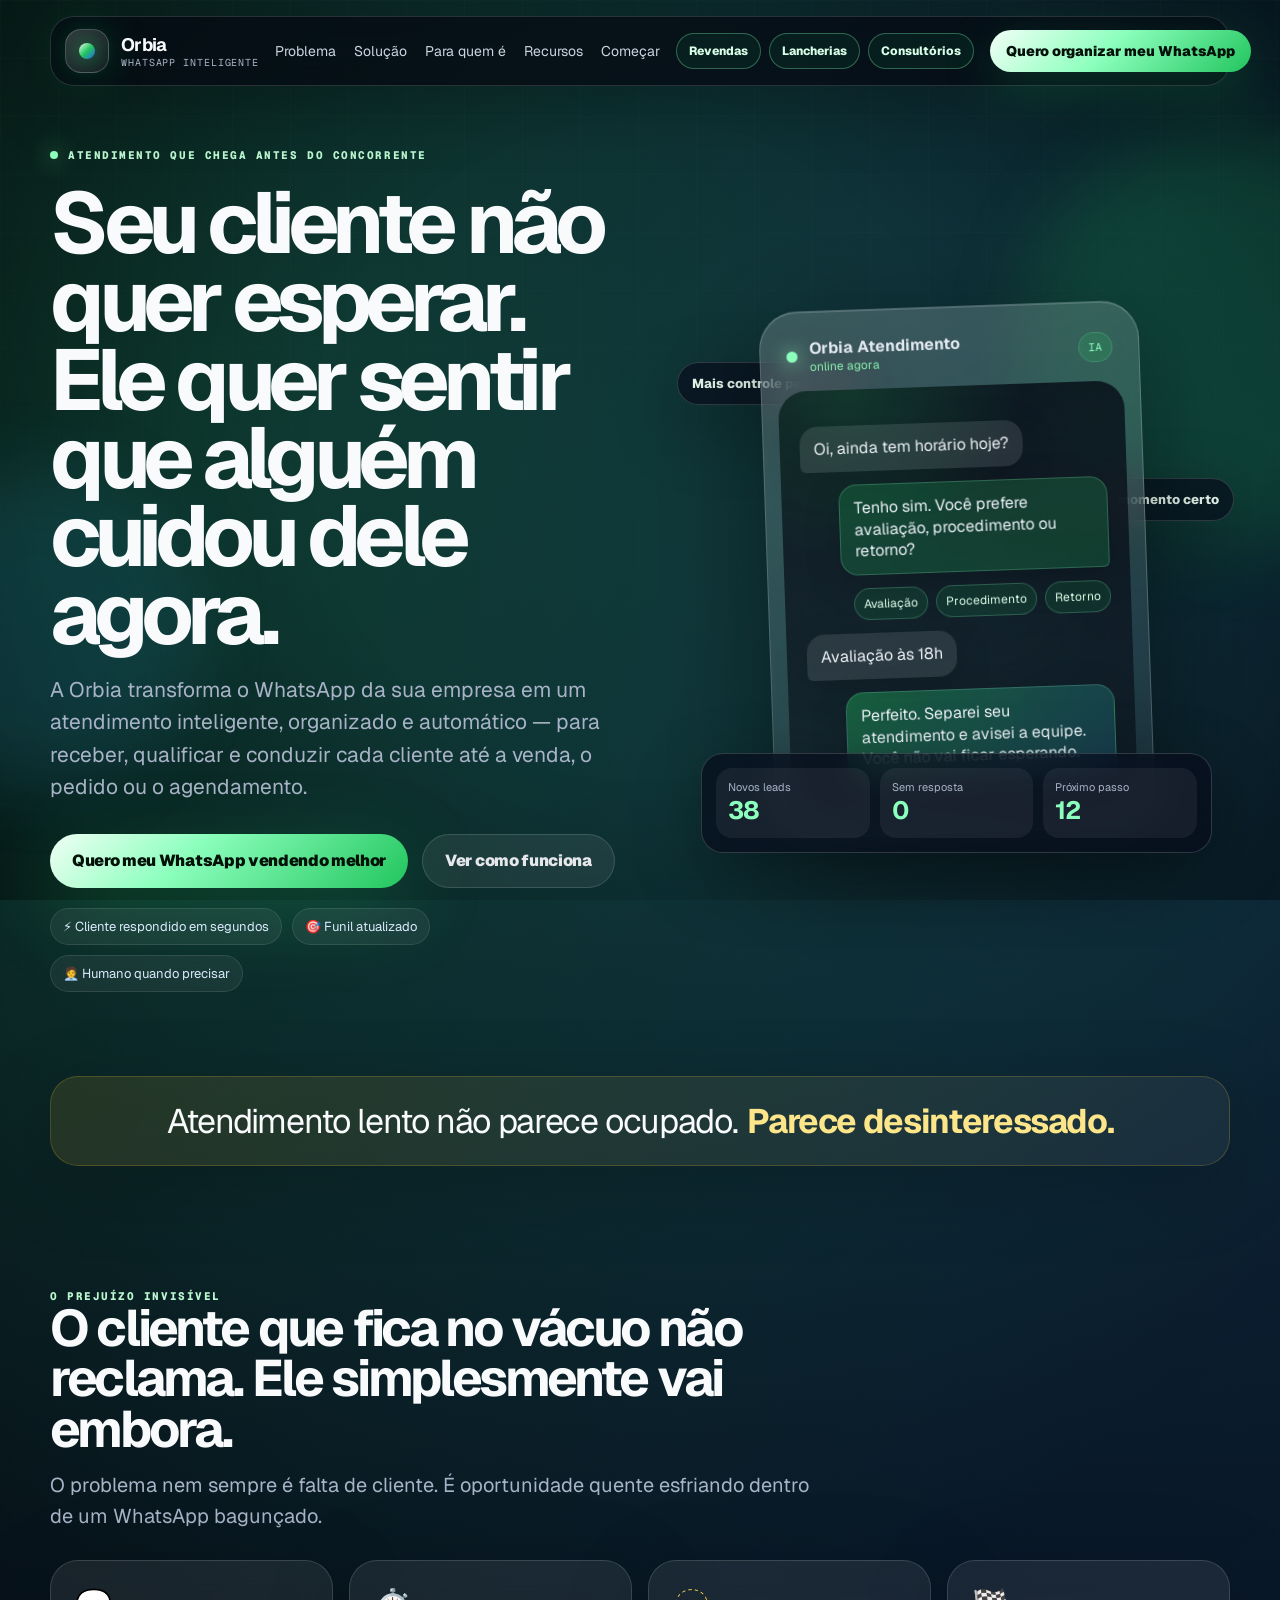
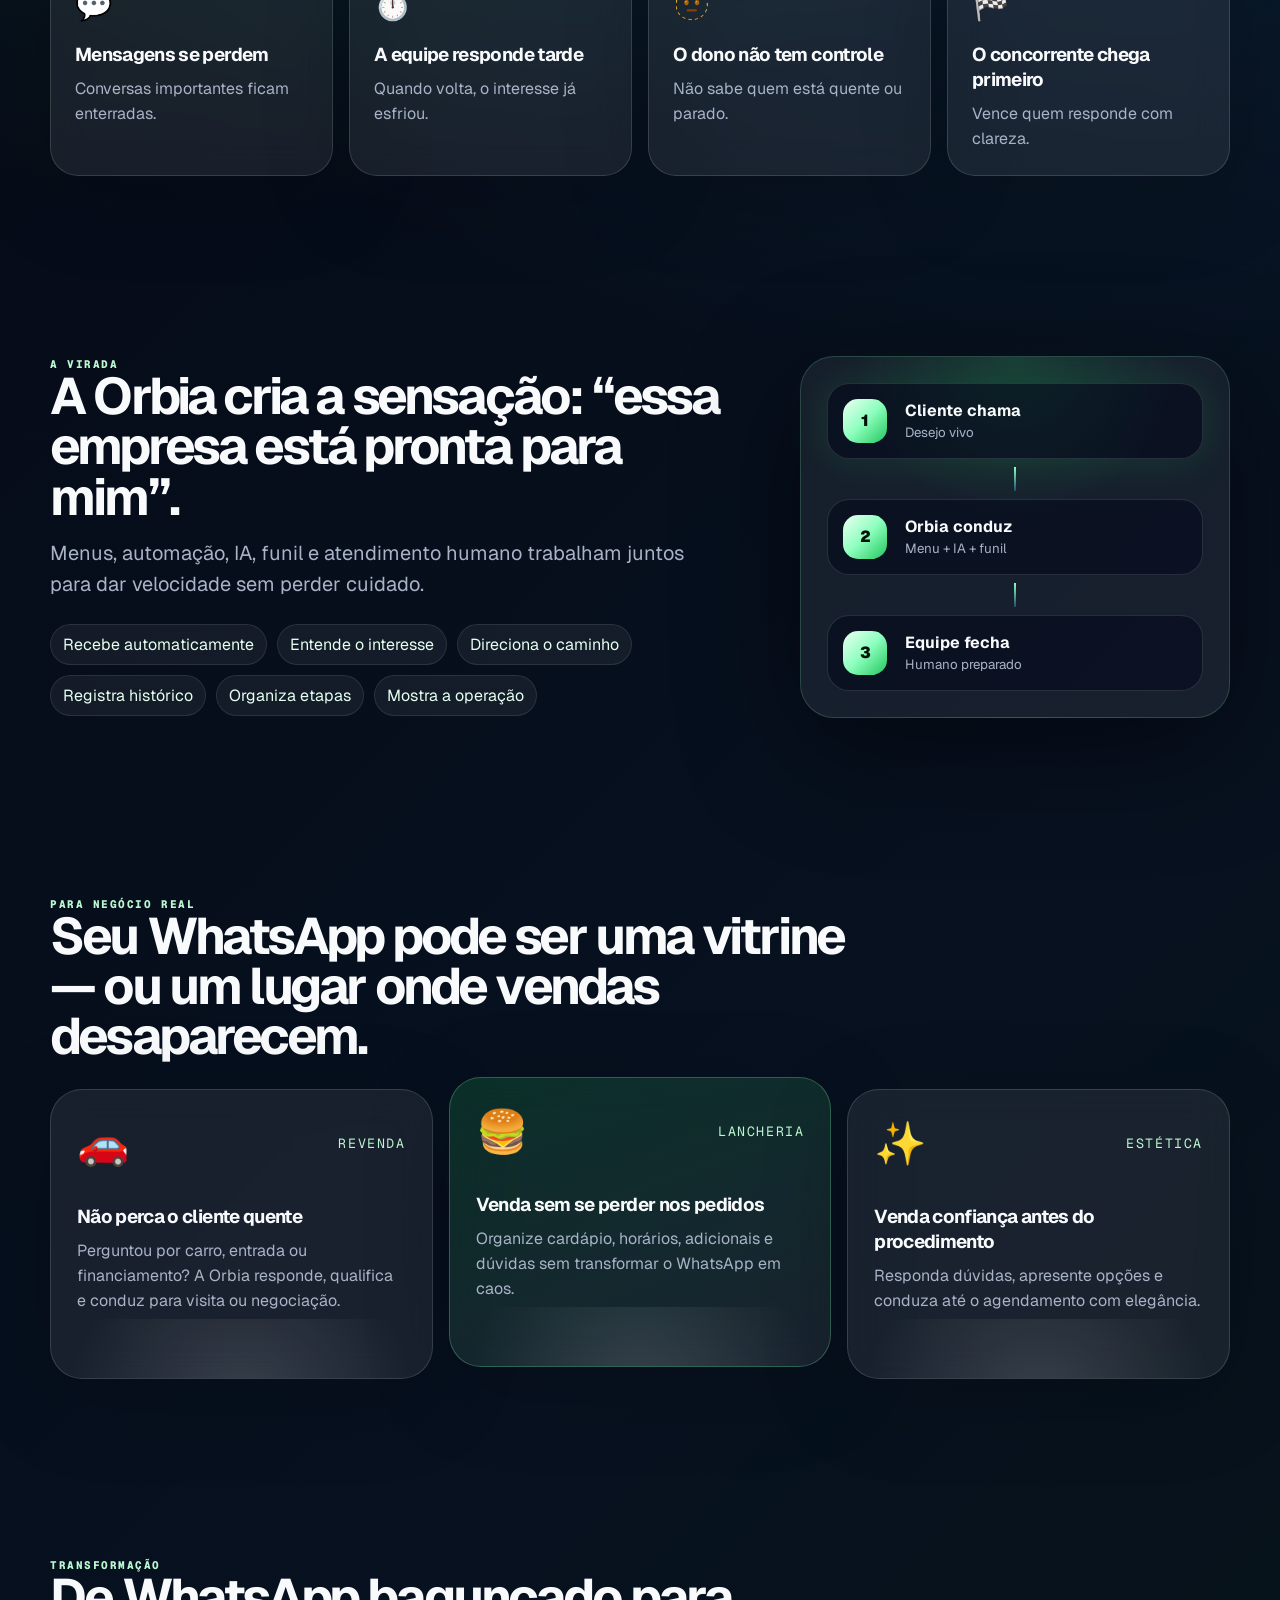
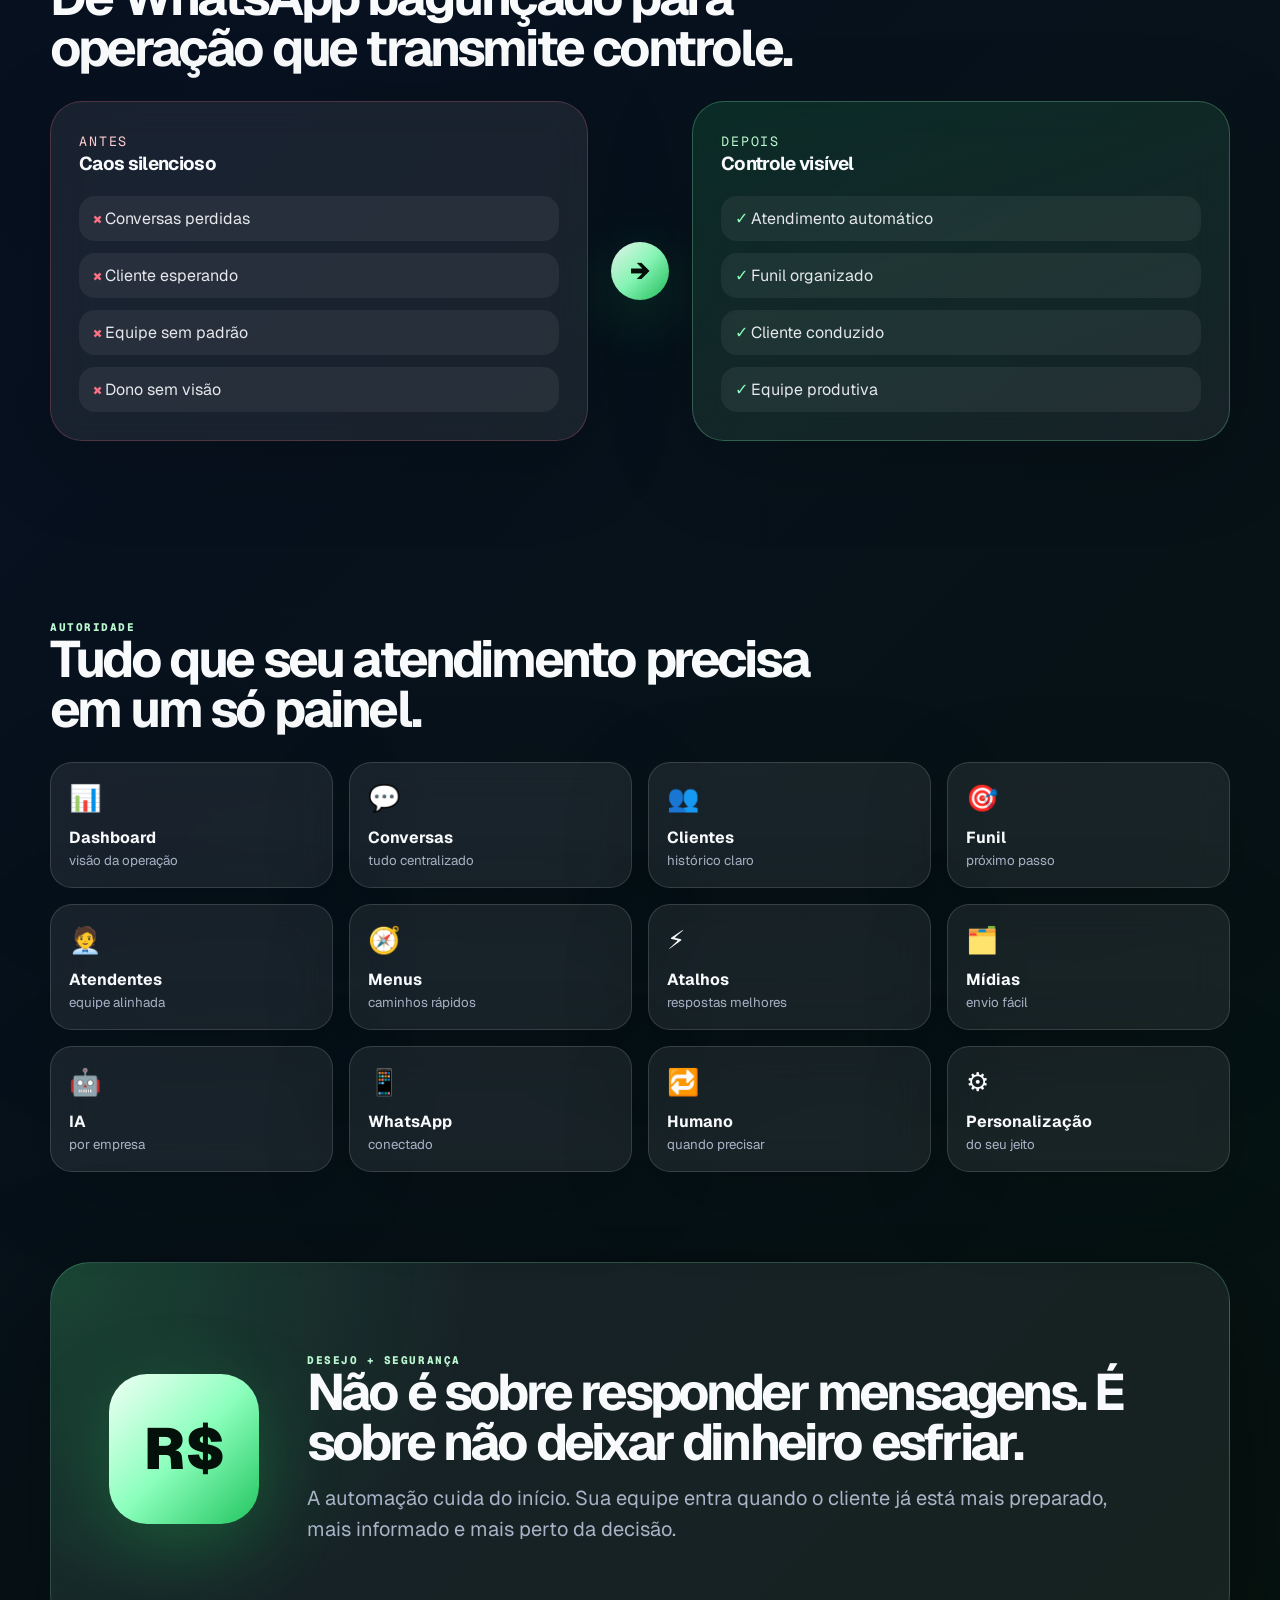
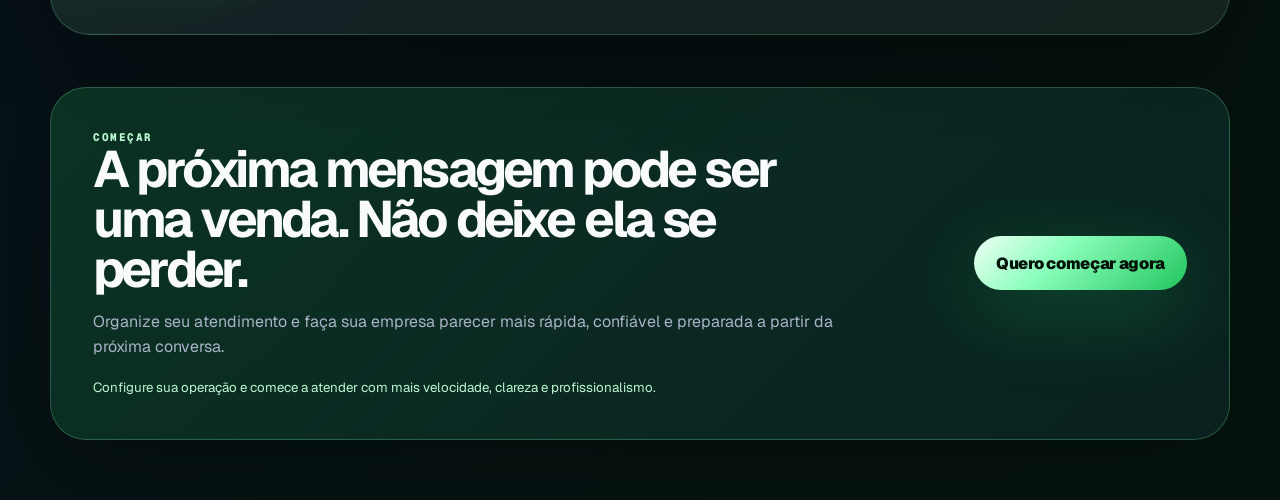
<file: index.html>
<!DOCTYPE html>
<html lang="pt-BR">
<head>
  <meta charset="UTF-8">
  <meta name="viewport" content="width=device-width, initial-scale=1.0">
  <meta name="description" content="Orbia organiza, automatiza e acelera o atendimento no WhatsApp para empresas locais que não querem perder clientes por demora ou bagunça.">
  <title>Orbia — WhatsApp inteligente para vender antes do cliente esfriar</title>
  <link rel="preconnect" href="https://fonts.googleapis.com">
  <link rel="preconnect" href="https://fonts.gstatic.com" crossorigin>
  <link href="https://fonts.googleapis.com/css2?family=Geist:wght@300;400;500;600;700;800;900&family=Geist+Mono:wght@400;600;700&display=swap" rel="stylesheet">
  <link rel="stylesheet" href="assets/landing.css">
</head>
<body>
  <div class="noise" aria-hidden="true"></div>
  <div class="glow glow-green" aria-hidden="true"></div>
  <div class="glow glow-blue" aria-hidden="true"></div>

  <div class="page-shell">
    <header class="lp-header">
      <a class="brand" href="#top" aria-label="Orbia - início">
        <span class="brand-mark"><span></span></span>
        <span>
          <strong>Orbia</strong>
          <small>WhatsApp inteligente</small>
        </span>
      </a>
      <nav class="desktop-nav" aria-label="Navegação principal">
        <a href="#problema">Problema</a>
        <a href="#solucao">Solução</a>
        <a href="#segmentos">Para quem é</a>
        <a href="#recursos">Recursos</a>
        <a href="#comecar">Começar</a>
      </nav>
      <nav class="page-shortcuts" aria-label="Landing pages específicas">
        <a href="revendas/">Revendas</a>
        <a href="lancherias/">Lancherias</a>
        <a href="consultorios/">Consultórios</a>
      </nav>
      <a class="header-cta" href="#comecar">Quero organizar meu WhatsApp</a>
    </header>

    <main id="top">
      <section class="hero-section">
        <div class="hero-copy reveal">
          <div class="eyebrow"><span></span> Atendimento que chega antes do concorrente</div>
          <h1>Seu cliente não quer esperar. Ele quer sentir que alguém cuidou dele agora.</h1>
          <p class="hero-lead">A Orbia transforma o WhatsApp da sua empresa em um atendimento inteligente, organizado e automático — para receber, qualificar e conduzir cada cliente até a venda, o pedido ou o agendamento.</p>
          <div class="hero-actions">
            <a class="btn btn-primary" href="#comecar">Quero meu WhatsApp vendendo melhor</a>
            <a class="btn btn-secondary" href="#solucao">Ver como funciona</a>
          </div>
          <div class="hero-proof">
            <span>⚡ Cliente respondido em segundos</span>
            <span>🎯 Funil atualizado</span>
            <span>🧑‍💼 Humano quando precisar</span>
          </div>
        </div>

        <div class="hero-visual reveal" aria-label="Demonstração visual da Orbia">
          <div class="floating-pill pill-one">Mais controle para o dono</div>
          <div class="floating-pill pill-two">Atendimento humano no momento certo</div>
          <div class="phone-mockup" id="demo">
            <div class="phone-header">
              <span class="status-dot"></span>
              <div>
                <strong>Orbia Atendimento</strong>
                <small>online agora</small>
              </div>
              <span class="phone-badge">IA</span>
            </div>
            <div class="chat-area">
              <div class="msg customer">Oi, ainda tem horário hoje?</div>
              <div class="msg bot">Tenho sim. Você prefere avaliação, procedimento ou retorno?</div>
              <div class="quick-options">
                <span>Avaliação</span>
                <span>Procedimento</span>
                <span>Retorno</span>
              </div>
              <div class="msg customer">Avaliação às 18h</div>
              <div class="msg bot strong">Perfeito. Separei seu atendimento e avisei a equipe. Você não vai ficar esperando.</div>
            </div>
          </div>
          <div class="mini-dashboard">
            <div><small>Novos leads</small><strong>38</strong></div>
            <div><small>Sem resposta</small><strong>0</strong></div>
            <div><small>Próximo passo</small><strong>12</strong></div>
          </div>
        </div>
      </section>

      <section class="strip reveal" id="problema">
        <span>Atendimento lento não parece ocupado.</span>
        <strong>Parece desinteressado.</strong>
      </section>

      <section class="pain-section reveal">
        <div class="section-head compact">
          <div class="section-kicker">O prejuízo invisível</div>
          <h2>O cliente que fica no vácuo não reclama. Ele simplesmente vai embora.</h2>
          <p>O problema nem sempre é falta de cliente. É oportunidade quente esfriando dentro de um WhatsApp bagunçado.</p>
        </div>
        <div class="pain-grid">
          <article>
            <span>💬</span>
            <h3>Mensagens se perdem</h3>
            <p>Conversas importantes ficam enterradas.</p>
          </article>
          <article>
            <span>⏱️</span>
            <h3>A equipe responde tarde</h3>
            <p>Quando volta, o interesse já esfriou.</p>
          </article>
          <article>
            <span>🫥</span>
            <h3>O dono não tem controle</h3>
            <p>Não sabe quem está quente ou parado.</p>
          </article>
          <article>
            <span>🏁</span>
            <h3>O concorrente chega primeiro</h3>
            <p>Vence quem responde com clareza.</p>
          </article>
        </div>
      </section>

      <section class="solution-section reveal" id="solucao">
        <div class="solution-copy">
          <div class="section-kicker">A virada</div>
          <h2>A Orbia cria a sensação: “essa empresa está pronta para mim”.</h2>
          <p>Menus, automação, IA, funil e atendimento humano trabalham juntos para dar velocidade sem perder cuidado.</p>
          <div class="benefit-cloud" aria-label="Benefícios da Orbia">
            <span>Recebe automaticamente</span>
            <span>Entende o interesse</span>
            <span>Direciona o caminho</span>
            <span>Registra histórico</span>
            <span>Organiza etapas</span>
            <span>Mostra a operação</span>
          </div>
        </div>
        <div class="flow-card" aria-label="Fluxo visual de atendimento">
          <div class="flow-step active"><span>1</span><strong>Cliente chama</strong><small>Desejo vivo</small></div>
          <div class="flow-line"></div>
          <div class="flow-step"><span>2</span><strong>Orbia conduz</strong><small>Menu + IA + funil</small></div>
          <div class="flow-line"></div>
          <div class="flow-step"><span>3</span><strong>Equipe fecha</strong><small>Humano preparado</small></div>
        </div>
      </section>

      <section class="segments-section reveal" id="segmentos">
        <div class="section-head">
          <div class="section-kicker">Para negócio real</div>
          <h2>Seu WhatsApp pode ser uma vitrine — ou um lugar onde vendas desaparecem.</h2>
        </div>
        <div class="segments-grid">
          <a class="segment-card car" href="revendas/">
            <div class="segment-top"><span>🚗</span><small>Revenda</small></div>
            <h3>Não perca o cliente quente</h3>
            <p>Perguntou por carro, entrada ou financiamento? A Orbia responde, qualifica e conduz para visita ou negociação.</p>
          </a>
          <a class="segment-card burger featured" href="lancherias/">
            <div class="segment-top"><span>🍔</span><small>Lancheria</small></div>
            <h3>Venda sem se perder nos pedidos</h3>
            <p>Organize cardápio, horários, adicionais e dúvidas sem transformar o WhatsApp em caos.</p>
          </a>
          <a class="segment-card beauty" href="consultorios/">
            <div class="segment-top"><span>✨</span><small>Estética</small></div>
            <h3>Venda confiança antes do procedimento</h3>
            <p>Responda dúvidas, apresente opções e conduza até o agendamento com elegância.</p>
          </a>
        </div>
      </section>

      <section class="before-after reveal">
        <div class="section-head compact">
          <div class="section-kicker">Transformação</div>
          <h2>De WhatsApp bagunçado para operação que transmite controle.</h2>
        </div>
        <div class="compare-grid">
          <div class="compare-card before">
            <small>Antes</small>
            <h3>Caos silencioso</h3>
            <ul>
              <li>Conversas perdidas</li>
              <li>Cliente esperando</li>
              <li>Equipe sem padrão</li>
              <li>Dono sem visão</li>
            </ul>
          </div>
          <div class="compare-divider">→</div>
          <div class="compare-card after">
            <small>Depois</small>
            <h3>Controle visível</h3>
            <ul>
              <li>Atendimento automático</li>
              <li>Funil organizado</li>
              <li>Cliente conduzido</li>
              <li>Equipe produtiva</li>
            </ul>
          </div>
        </div>
      </section>

      <section class="features-section reveal" id="recursos">
        <div class="section-head">
          <div class="section-kicker">Autoridade</div>
          <h2>Tudo que seu atendimento precisa em um só painel.</h2>
        </div>
        <div class="features-grid">
          <div><span>📊</span><strong>Dashboard</strong><small>visão da operação</small></div>
          <div><span>💬</span><strong>Conversas</strong><small>tudo centralizado</small></div>
          <div><span>👥</span><strong>Clientes</strong><small>histórico claro</small></div>
          <div><span>🎯</span><strong>Funil</strong><small>próximo passo</small></div>
          <div><span>🧑‍💼</span><strong>Atendentes</strong><small>equipe alinhada</small></div>
          <div><span>🧭</span><strong>Menus</strong><small>caminhos rápidos</small></div>
          <div><span>⚡</span><strong>Atalhos</strong><small>respostas melhores</small></div>
          <div><span>🗂️</span><strong>Mídias</strong><small>envio fácil</small></div>
          <div><span>🤖</span><strong>IA</strong><small>por empresa</small></div>
          <div><span>📱</span><strong>WhatsApp</strong><small>conectado</small></div>
          <div><span>🔁</span><strong>Humano</strong><small>quando precisar</small></div>
          <div><span>⚙️</span><strong>Personalização</strong><small>do seu jeito</small></div>
        </div>
      </section>

      <section class="emotion-section reveal">
        <div class="money-card">R$</div>
        <div>
          <div class="section-kicker">Desejo + segurança</div>
          <h2>Não é sobre responder mensagens. É sobre não deixar dinheiro esfriar.</h2>
          <p>A automação cuida do início. Sua equipe entra quando o cliente já está mais preparado, mais informado e mais perto da decisão.</p>
        </div>
      </section>

      <section class="final-cta reveal" id="comecar">
        <div>
          <div class="section-kicker">Começar</div>
          <h2>A próxima mensagem pode ser uma venda. Não deixe ela se perder.</h2>
          <p>Organize seu atendimento e faça sua empresa parecer mais rápida, confiável e preparada a partir da próxima conversa.</p>
          <small>Configure sua operação e comece a atender com mais velocidade, clareza e profissionalismo.</small>
        </div>
        <a class="btn btn-primary" href="#comecar">Quero começar agora</a>
      </section>
    </main>
  </div>

  <script>
    const observer = new IntersectionObserver((entries) => {
      entries.forEach((entry) => {
        if (entry.isIntersecting) entry.target.classList.add('is-visible');
      });
    }, { threshold: 0.12 });

    document.querySelectorAll('.reveal').forEach((el) => observer.observe(el));
  </script>
</body>
</html>
</file>
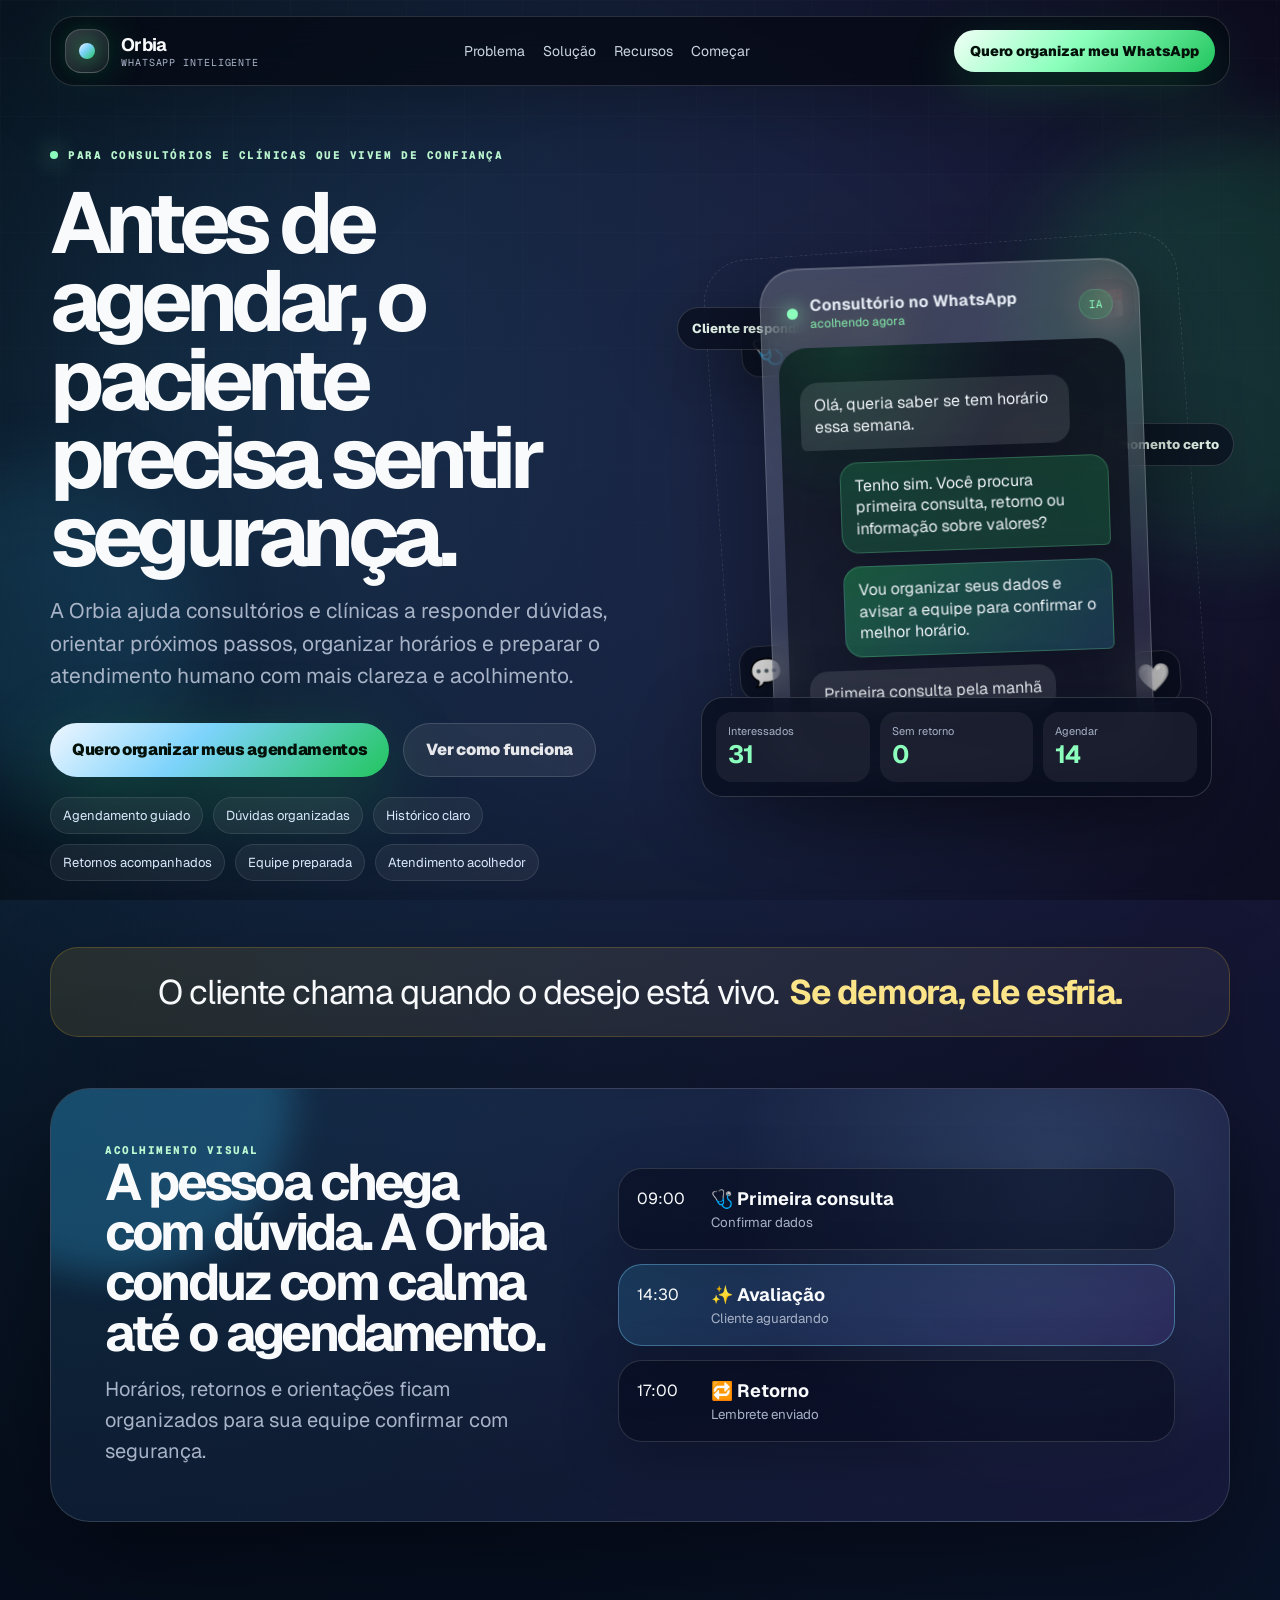
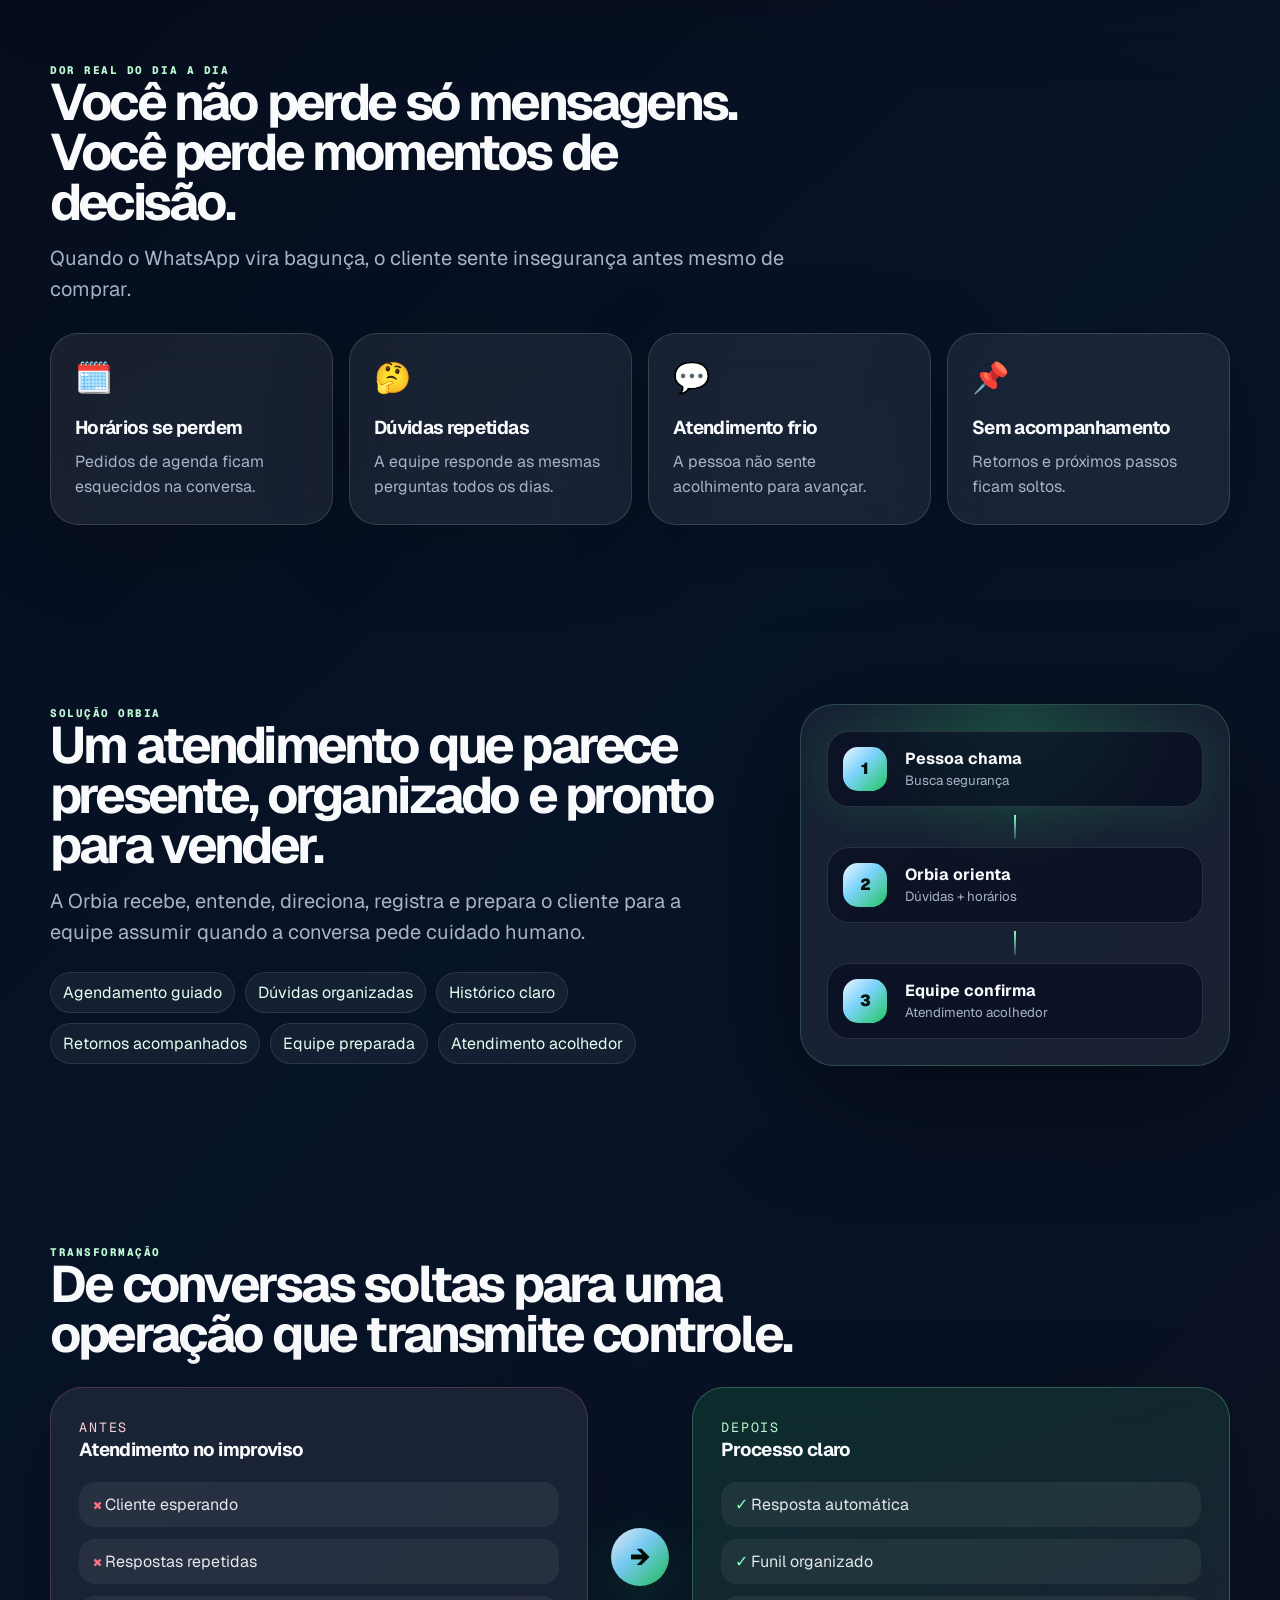
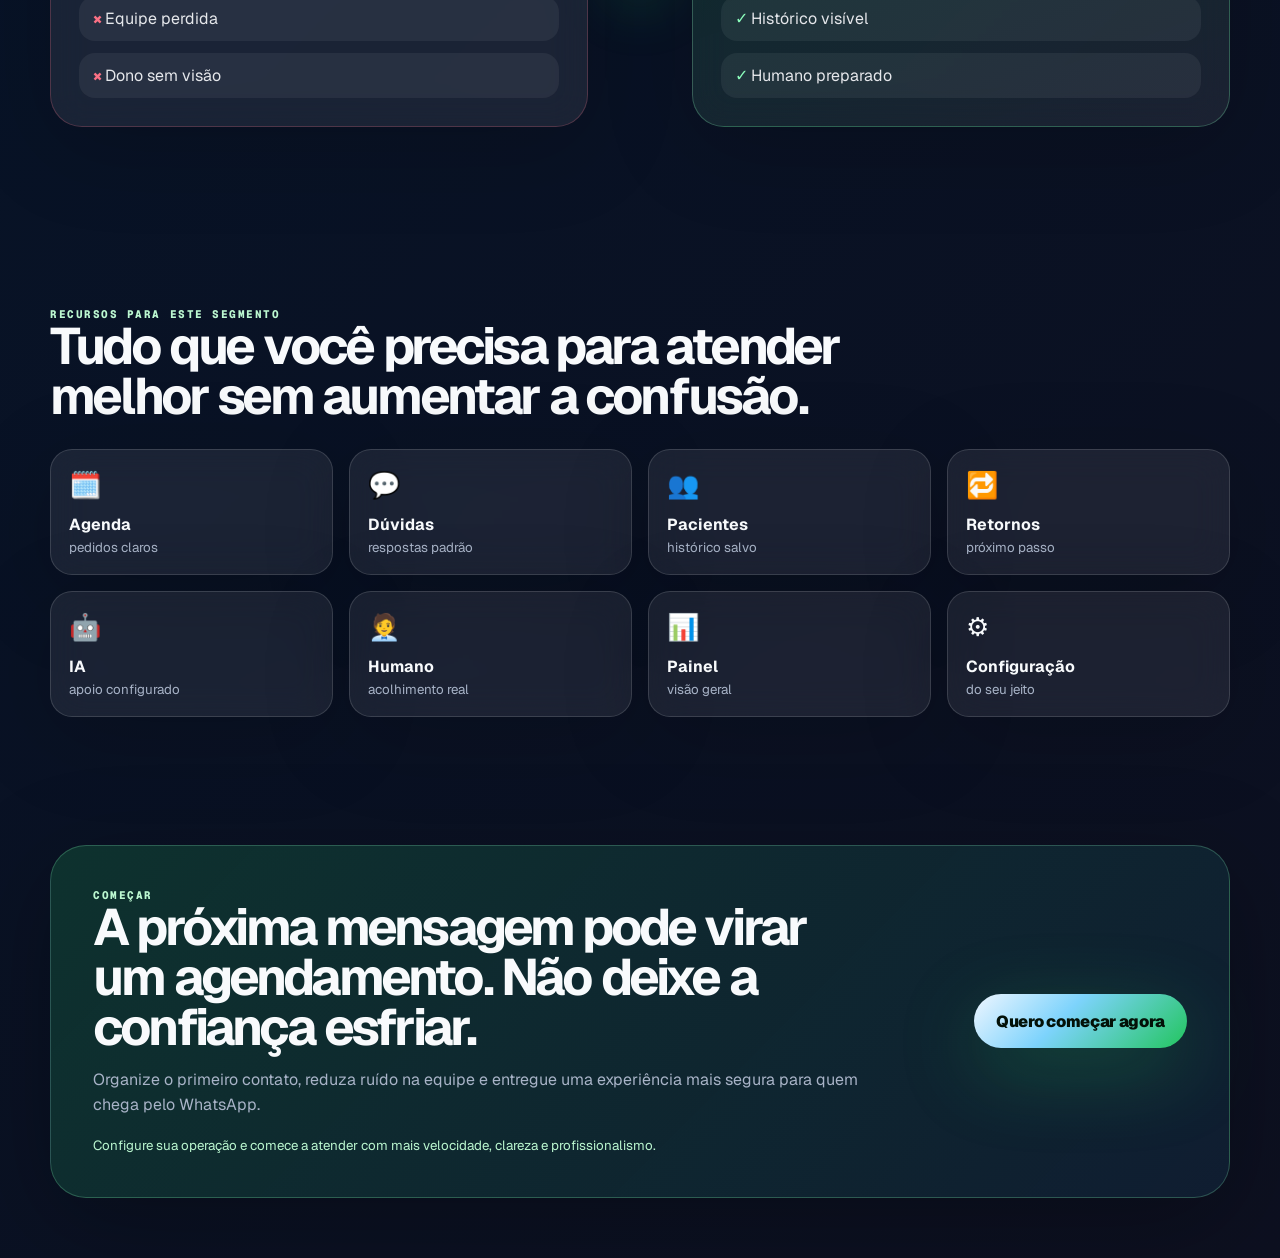
<file: consultorios/index.html>
<!DOCTYPE html>
<html lang="pt-BR">
<head>
  <meta charset="UTF-8">
  <meta name="viewport" content="width=device-width, initial-scale=1.0">
  <meta name="description" content="Landing page da Orbia para consultórios e clínicas que querem organizar dúvidas, horários, retornos e agendamentos pelo WhatsApp.">
  <title>Orbia para consultórios — agendamentos no WhatsApp com mais confiança</title>
  <link rel="preconnect" href="https://fonts.googleapis.com">
  <link rel="preconnect" href="https://fonts.gstatic.com" crossorigin>
  <link href="https://fonts.googleapis.com/css2?family=Geist:wght@300;400;500;600;700;800;900&family=Geist+Mono:wght@400;600;700&display=swap" rel="stylesheet">
  <link rel="stylesheet" href="../assets/landing.css">
</head>
<body class="segment-lp consultorio-theme">
  <div class="noise" aria-hidden="true"></div>
  <div class="glow glow-green" aria-hidden="true"></div>
  <div class="glow glow-blue" aria-hidden="true"></div>

  <div class="page-shell">
    <header class="lp-header">
      <a class="brand" href="../" aria-label="Orbia - início">
        <span class="brand-mark"><span></span></span>
        <span>
          <strong>Orbia</strong>
          <small>WhatsApp inteligente</small>
        </span>
      </a>
      <nav class="desktop-nav" aria-label="Navegação principal">
        <a href="#problema">Problema</a>
        <a href="#solucao">Solução</a>
        <a href="#recursos">Recursos</a>
        <a href="#comecar">Começar</a>
      </nav>
      <a class="header-cta" href="#comecar">Quero organizar meu WhatsApp</a>
    </header>

    <main id="top">
      <section class="hero-section segment-hero">
        <div class="hero-copy reveal">
          <div class="eyebrow"><span></span> Para consultórios e clínicas que vivem de confiança</div>
          <h1>Antes de agendar, o paciente precisa sentir segurança.</h1>
          <p class="hero-lead">A Orbia ajuda consultórios e clínicas a responder dúvidas, orientar próximos passos, organizar horários e preparar o atendimento humano com mais clareza e acolhimento.</p>
          <div class="hero-actions">
            <a class="btn btn-primary" href="#comecar">Quero organizar meus agendamentos</a>
            <a class="btn btn-secondary" href="#solucao">Ver como funciona</a>
          </div>
          <div class="hero-proof">
                        <span>Agendamento guiado</span>
            <span>Dúvidas organizadas</span>
            <span>Histórico claro</span>
            <span>Retornos acompanhados</span>
            <span>Equipe preparada</span>
            <span>Atendimento acolhedor</span>
          </div>
        </div>

        <div class="hero-visual reveal" aria-label="Demonstração visual segmentada da Orbia">
          <div class="segment-orbit clinic-orbit" aria-hidden="true">
            <span>🩺</span><span>📅</span><span>💬</span><span>🤍</span>
          </div>
          <div class="floating-pill pill-one">Cliente respondido em segundos</div>
          <div class="floating-pill pill-two">Equipe entra no momento certo</div>
          <div class="phone-mockup">
            <div class="phone-header">
              <span class="status-dot"></span>
              <div>
                <strong>Consultório no WhatsApp</strong>
                <small>acolhendo agora</small>
              </div>
              <span class="phone-badge">IA</span>
            </div>
            <div class="chat-area">
                <div class="msg customer">Olá, queria saber se tem horário essa semana.</div>
                <div class="msg bot">Tenho sim. Você procura primeira consulta, retorno ou informação sobre valores?</div>
                <div class="msg bot strong">Vou organizar seus dados e avisar a equipe para confirmar o melhor horário.</div>
                <div class="msg customer">Primeira consulta pela manhã</div>
            </div>
          </div>
          <div class="mini-dashboard">
              <div><small>Interessados</small><strong>31</strong></div>
              <div><small>Sem retorno</small><strong>0</strong></div>
              <div><small>Agendar</small><strong>14</strong></div>
          </div>
        </div>
      </section>

      <section class="strip reveal" id="problema">
        <span>O cliente chama quando o desejo está vivo.</span>
        <strong>Se demora, ele esfria.</strong>
      </section>

      <section class="segment-showcase consultorio-showcase reveal" aria-label="Fluxo visual para consultórios">
        <div class="showcase-copy">
          <div class="section-kicker">Acolhimento visual</div>
          <h2>A pessoa chega com dúvida. A Orbia conduz com calma até o agendamento.</h2>
          <p>Horários, retornos e orientações ficam organizados para sua equipe confirmar com segurança.</p>
        </div>
        <div class="clinic-agenda">
          <div class="agenda-row"><span>09:00</span><strong>🩺 Primeira consulta</strong><small>Confirmar dados</small></div>
          <div class="agenda-row active"><span>14:30</span><strong>✨ Avaliação</strong><small>Cliente aguardando</small></div>
          <div class="agenda-row"><span>17:00</span><strong>🔁 Retorno</strong><small>Lembrete enviado</small></div>
        </div>
      </section>

      <section class="pain-section reveal">
        <div class="section-head compact">
          <div class="section-kicker">Dor real do dia a dia</div>
          <h2>Você não perde só mensagens. Você perde momentos de decisão.</h2>
          <p>Quando o WhatsApp vira bagunça, o cliente sente insegurança antes mesmo de comprar.</p>
        </div>
        <div class="pain-grid segment-pain-grid">
          <article>
            <span>🗓️</span>
            <h3>Horários se perdem</h3>
            <p>Pedidos de agenda ficam esquecidos na conversa.</p>
          </article>
          <article>
            <span>🤔</span>
            <h3>Dúvidas repetidas</h3>
            <p>A equipe responde as mesmas perguntas todos os dias.</p>
          </article>
          <article>
            <span>💬</span>
            <h3>Atendimento frio</h3>
            <p>A pessoa não sente acolhimento para avançar.</p>
          </article>
          <article>
            <span>📌</span>
            <h3>Sem acompanhamento</h3>
            <p>Retornos e próximos passos ficam soltos.</p>
          </article>
        </div>
      </section>

      <section class="solution-section reveal" id="solucao">
        <div class="solution-copy">
          <div class="section-kicker">Solução Orbia</div>
          <h2>Um atendimento que parece presente, organizado e pronto para vender.</h2>
          <p>A Orbia recebe, entende, direciona, registra e prepara o cliente para a equipe assumir quando a conversa pede cuidado humano.</p>
          <div class="benefit-cloud" aria-label="Benefícios segmentados da Orbia">
            <span>Agendamento guiado</span>
            <span>Dúvidas organizadas</span>
            <span>Histórico claro</span>
            <span>Retornos acompanhados</span>
            <span>Equipe preparada</span>
            <span>Atendimento acolhedor</span>
          </div>
        </div>
        <div class="flow-card" aria-label="Fluxo visual de atendimento">
          <div class="flow-step active"><span>1</span><strong>Pessoa chama</strong><small>Busca segurança</small></div><div class="flow-line"></div>
          <div class="flow-step"><span>2</span><strong>Orbia orienta</strong><small>Dúvidas + horários</small></div><div class="flow-line"></div>
          <div class="flow-step"><span>3</span><strong>Equipe confirma</strong><small>Atendimento acolhedor</small></div>
        </div>
      </section>

      <section class="before-after reveal">
        <div class="section-head compact">
          <div class="section-kicker">Transformação</div>
          <h2>De conversas soltas para uma operação que transmite controle.</h2>
        </div>
        <div class="compare-grid">
          <div class="compare-card before">
            <small>Antes</small>
            <h3>Atendimento no improviso</h3>
            <ul>
              <li>Cliente esperando</li>
              <li>Respostas repetidas</li>
              <li>Equipe perdida</li>
              <li>Dono sem visão</li>
            </ul>
          </div>
          <div class="compare-divider">→</div>
          <div class="compare-card after">
            <small>Depois</small>
            <h3>Processo claro</h3>
            <ul>
              <li>Resposta automática</li>
              <li>Funil organizado</li>
              <li>Histórico visível</li>
              <li>Humano preparado</li>
            </ul>
          </div>
        </div>
      </section>

      <section class="features-section reveal" id="recursos">
        <div class="section-head">
          <div class="section-kicker">Recursos para este segmento</div>
          <h2>Tudo que você precisa para atender melhor sem aumentar a confusão.</h2>
        </div>
        <div class="features-grid segment-features-grid">
          <div><span>🗓️</span><strong>Agenda</strong><small>pedidos claros</small></div>
          <div><span>💬</span><strong>Dúvidas</strong><small>respostas padrão</small></div>
          <div><span>👥</span><strong>Pacientes</strong><small>histórico salvo</small></div>
          <div><span>🔁</span><strong>Retornos</strong><small>próximo passo</small></div>
          <div><span>🤖</span><strong>IA</strong><small>apoio configurado</small></div>
          <div><span>🧑‍💼</span><strong>Humano</strong><small>acolhimento real</small></div>
          <div><span>📊</span><strong>Painel</strong><small>visão geral</small></div>
          <div><span>⚙️</span><strong>Configuração</strong><small>do seu jeito</small></div>
        </div>
      </section>

      <section class="final-cta reveal" id="comecar">
        <div>
          <div class="section-kicker">Começar</div>
          <h2>A próxima mensagem pode virar um agendamento. Não deixe a confiança esfriar.</h2>
          <p>Organize o primeiro contato, reduza ruído na equipe e entregue uma experiência mais segura para quem chega pelo WhatsApp.</p>
          <small>Configure sua operação e comece a atender com mais velocidade, clareza e profissionalismo.</small>
        </div>
        <a class="btn btn-primary" href="#comecar">Quero começar agora</a>
      </section>
    </main>
  </div>

  <script>
    const observer = new IntersectionObserver((entries) => {
      entries.forEach((entry) => {
        if (entry.isIntersecting) entry.target.classList.add('is-visible');
      });
    }, { threshold: 0.12 });

    document.querySelectorAll('.reveal').forEach((el) => observer.observe(el));
  </script>
</body>
</html>
</file>
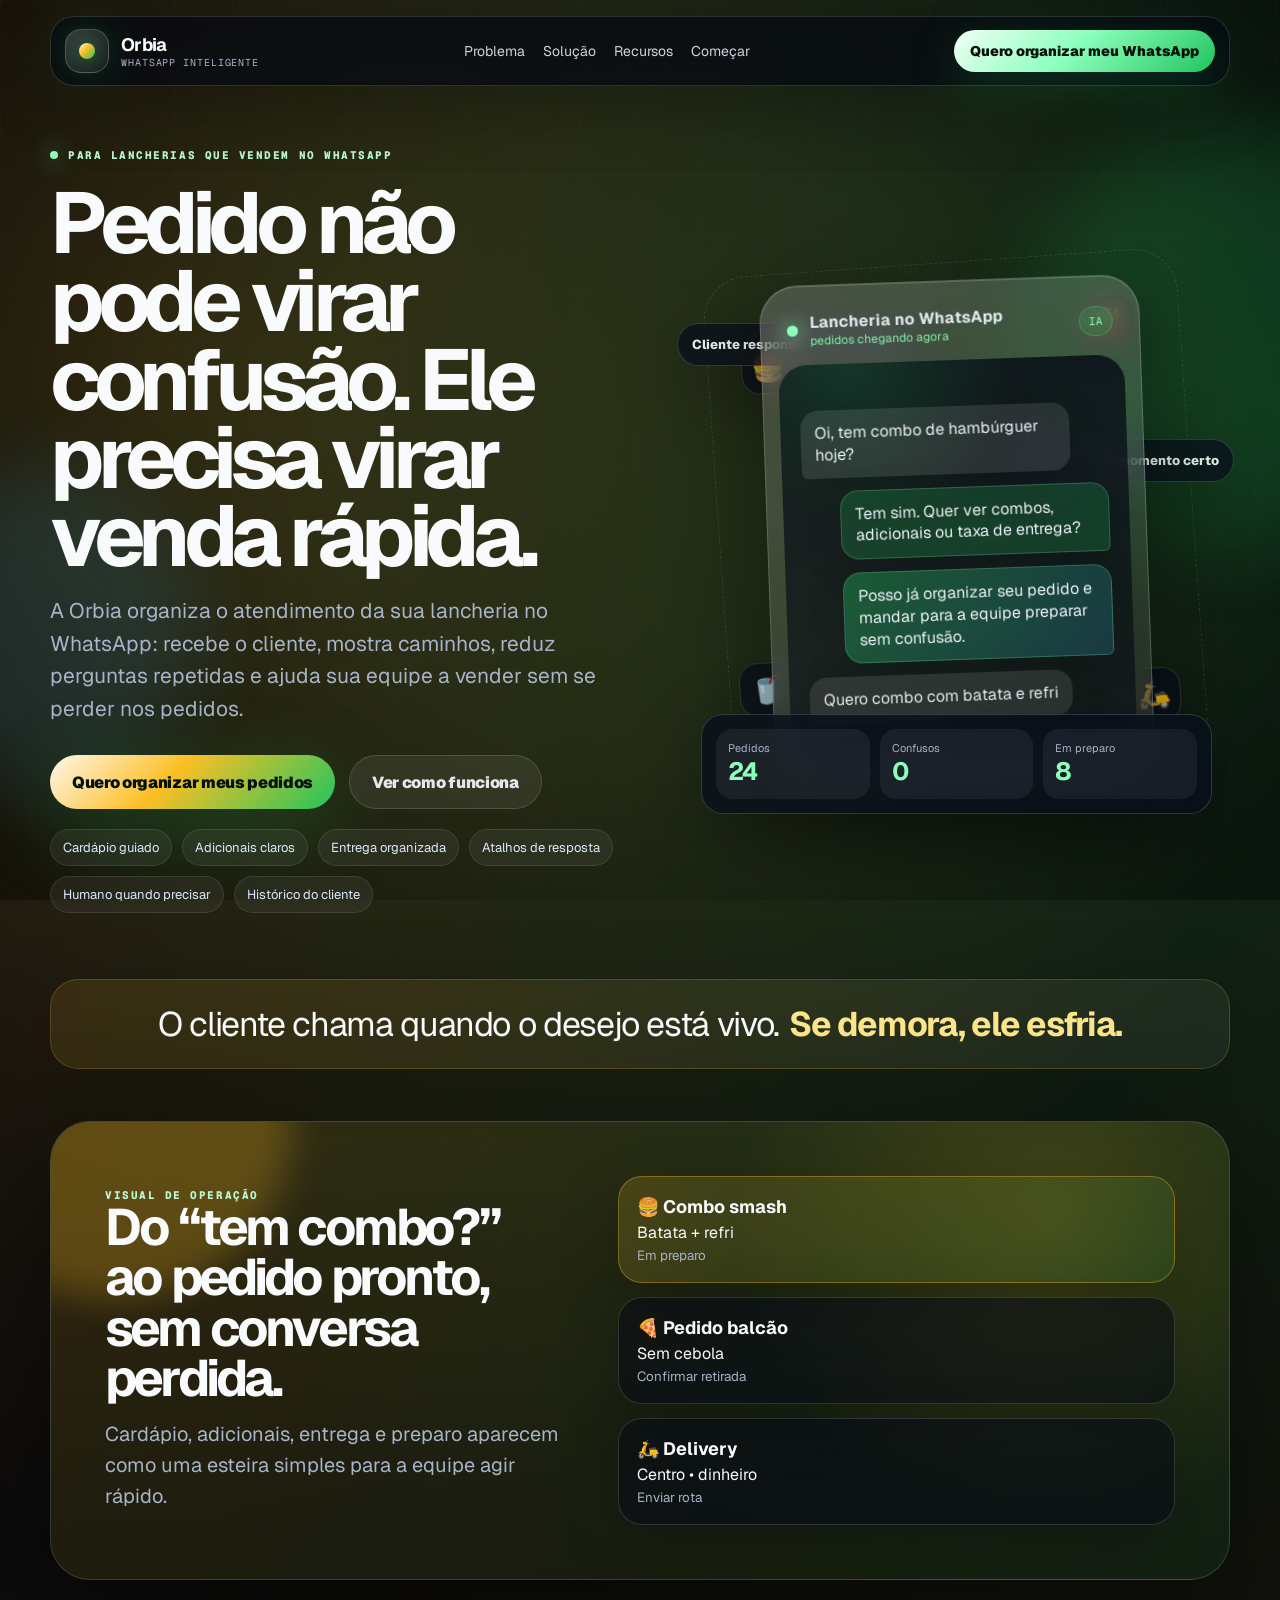
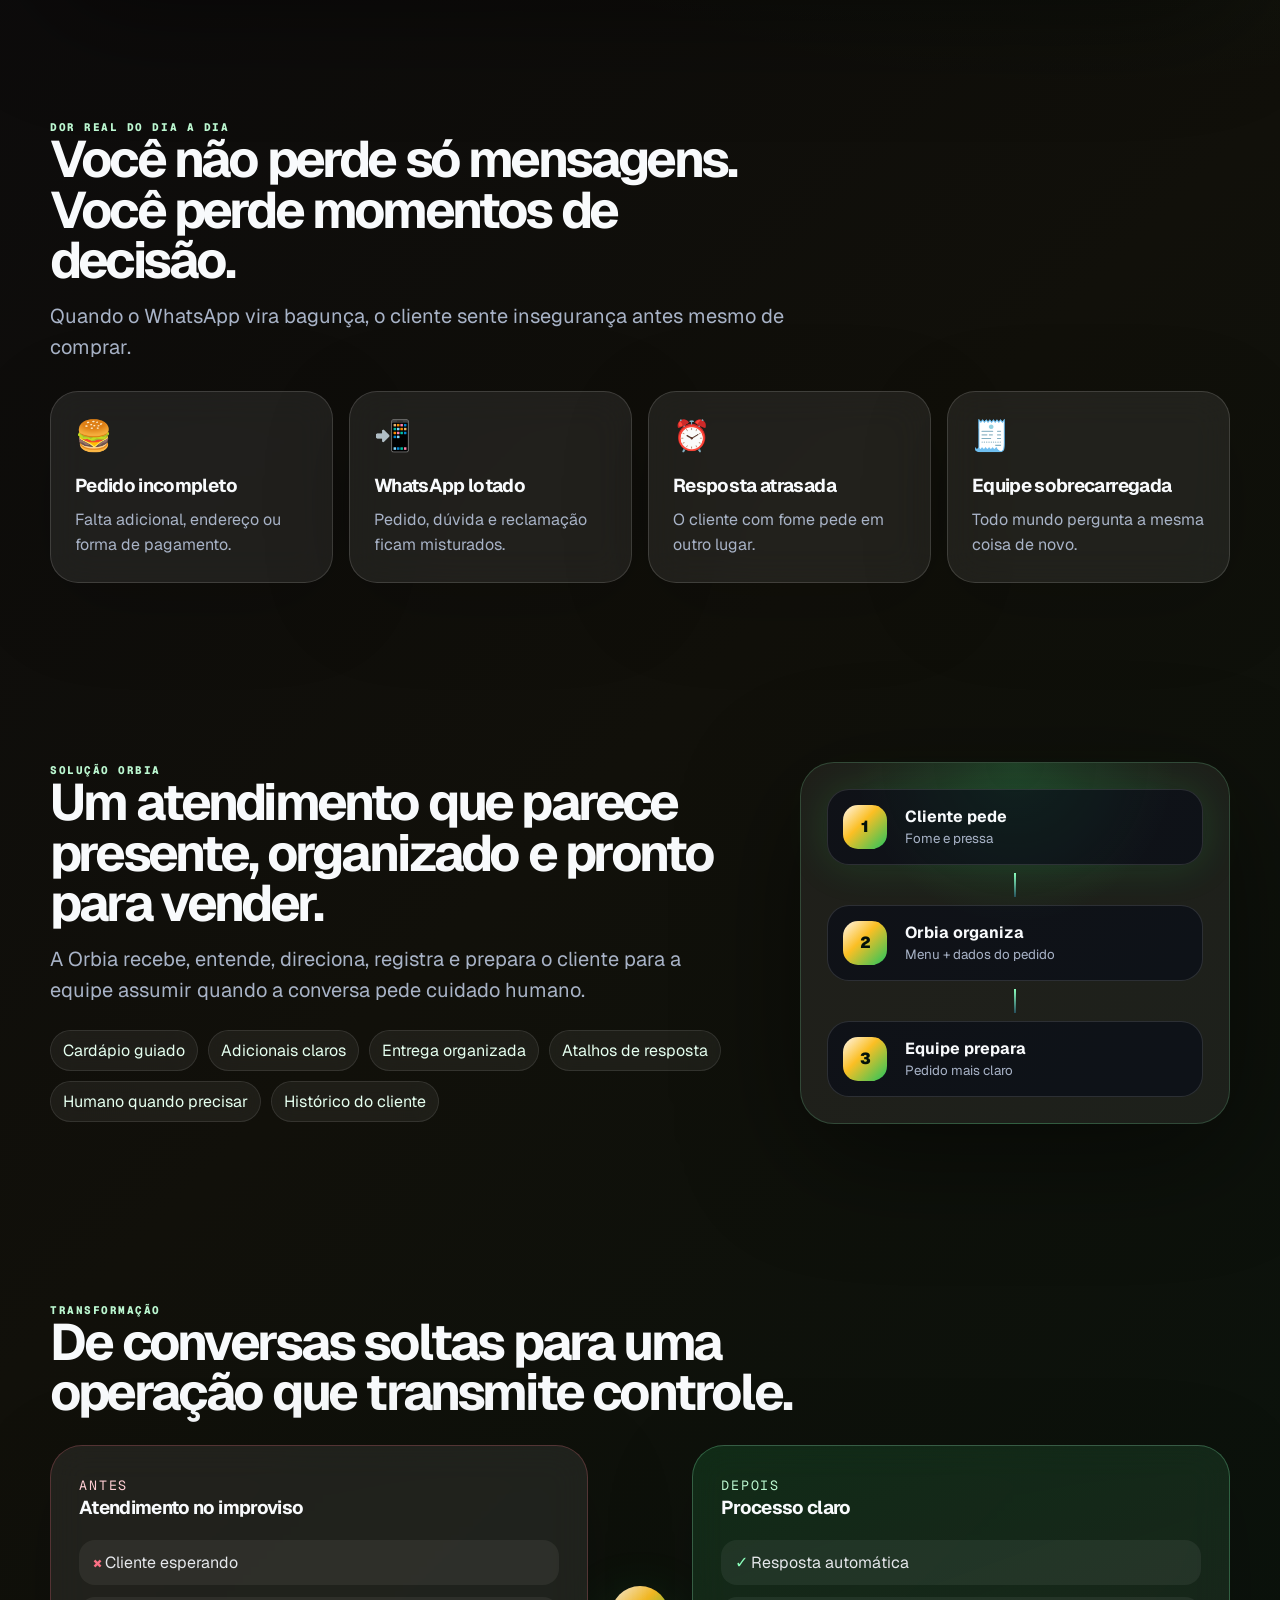
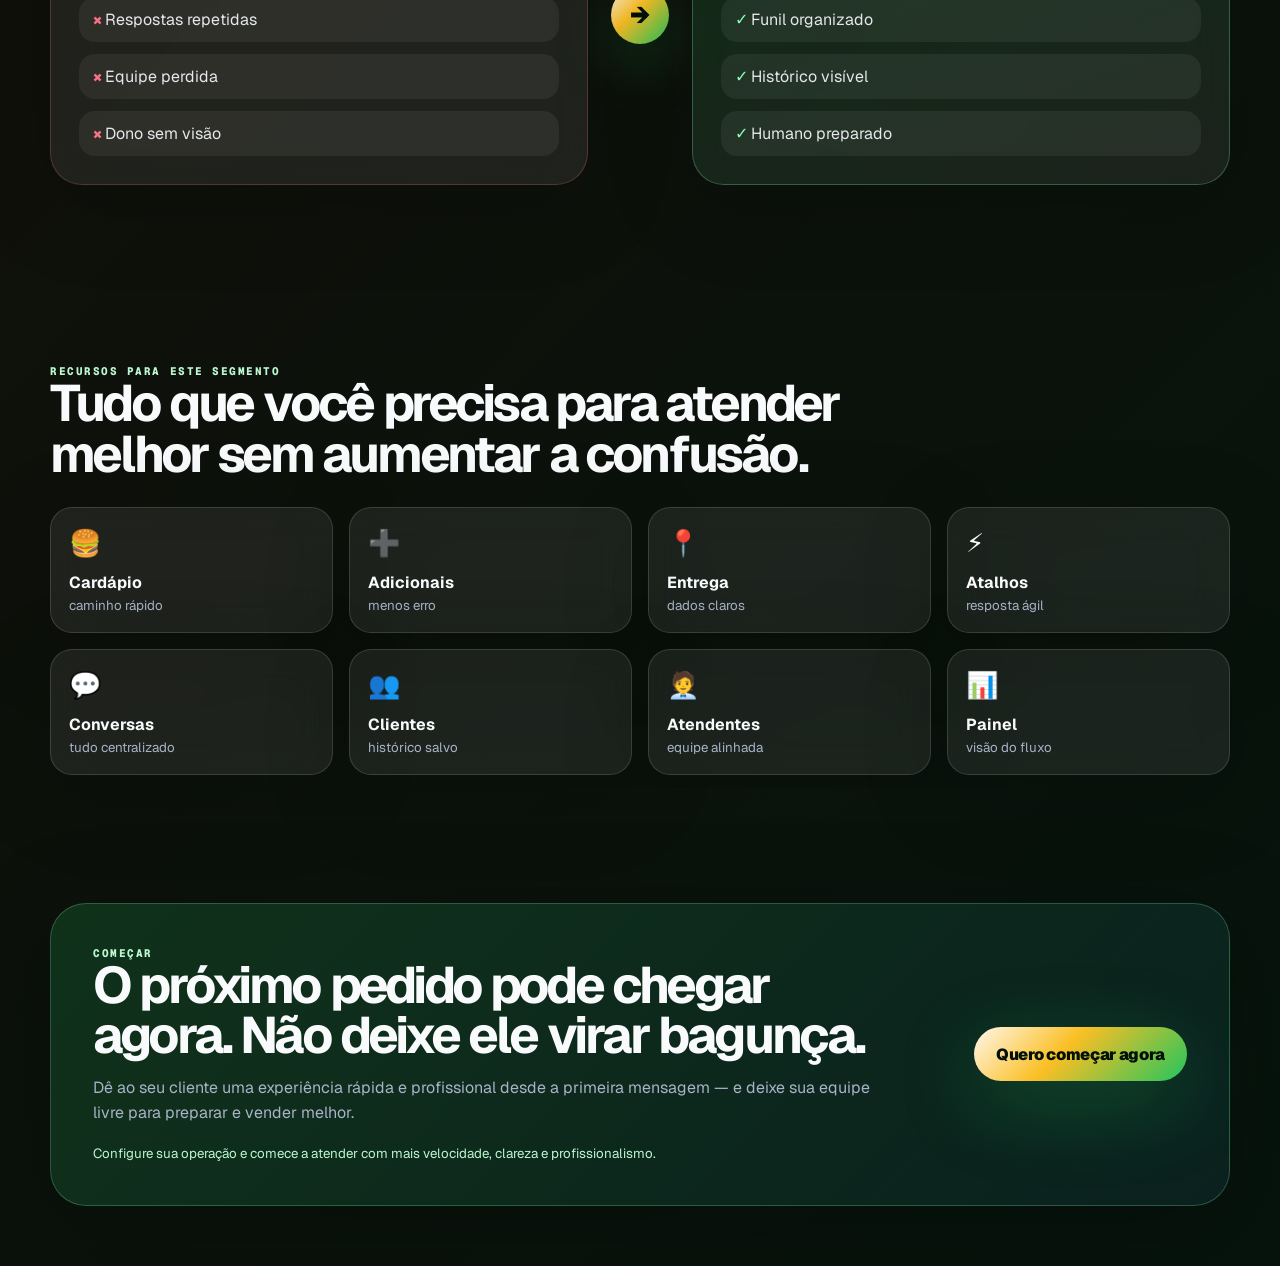
<file: lancherias/index.html>
<!DOCTYPE html>
<html lang="pt-BR">
<head>
  <meta charset="UTF-8">
  <meta name="viewport" content="width=device-width, initial-scale=1.0">
  <meta name="description" content="Landing page da Orbia para lancherias que querem organizar pedidos, cardápio, adicionais e atendimento no WhatsApp.">
  <title>Orbia para lancherias — pedidos no WhatsApp sem caos</title>
  <link rel="preconnect" href="https://fonts.googleapis.com">
  <link rel="preconnect" href="https://fonts.gstatic.com" crossorigin>
  <link href="https://fonts.googleapis.com/css2?family=Geist:wght@300;400;500;600;700;800;900&family=Geist+Mono:wght@400;600;700&display=swap" rel="stylesheet">
  <link rel="stylesheet" href="../assets/landing.css">
</head>
<body class="segment-lp lancheria-theme">
  <div class="noise" aria-hidden="true"></div>
  <div class="glow glow-green" aria-hidden="true"></div>
  <div class="glow glow-blue" aria-hidden="true"></div>

  <div class="page-shell">
    <header class="lp-header">
      <a class="brand" href="../" aria-label="Orbia - início">
        <span class="brand-mark"><span></span></span>
        <span>
          <strong>Orbia</strong>
          <small>WhatsApp inteligente</small>
        </span>
      </a>
      <nav class="desktop-nav" aria-label="Navegação principal">
        <a href="#problema">Problema</a>
        <a href="#solucao">Solução</a>
        <a href="#recursos">Recursos</a>
        <a href="#comecar">Começar</a>
      </nav>
      <a class="header-cta" href="#comecar">Quero organizar meu WhatsApp</a>
    </header>

    <main id="top">
      <section class="hero-section segment-hero">
        <div class="hero-copy reveal">
          <div class="eyebrow"><span></span> Para lancherias que vendem no WhatsApp</div>
          <h1>Pedido não pode virar confusão. Ele precisa virar venda rápida.</h1>
          <p class="hero-lead">A Orbia organiza o atendimento da sua lancheria no WhatsApp: recebe o cliente, mostra caminhos, reduz perguntas repetidas e ajuda sua equipe a vender sem se perder nos pedidos.</p>
          <div class="hero-actions">
            <a class="btn btn-primary" href="#comecar">Quero organizar meus pedidos</a>
            <a class="btn btn-secondary" href="#solucao">Ver como funciona</a>
          </div>
          <div class="hero-proof">
                        <span>Cardápio guiado</span>
            <span>Adicionais claros</span>
            <span>Entrega organizada</span>
            <span>Atalhos de resposta</span>
            <span>Humano quando precisar</span>
            <span>Histórico do cliente</span>
          </div>
        </div>

        <div class="hero-visual reveal" aria-label="Demonstração visual segmentada da Orbia">
          <div class="segment-orbit food-orbit" aria-hidden="true">
            <span>🍔</span><span>🍟</span><span>🥤</span><span>🛵</span>
          </div>
          <div class="floating-pill pill-one">Cliente respondido em segundos</div>
          <div class="floating-pill pill-two">Equipe entra no momento certo</div>
          <div class="phone-mockup">
            <div class="phone-header">
              <span class="status-dot"></span>
              <div>
                <strong>Lancheria no WhatsApp</strong>
                <small>pedidos chegando agora</small>
              </div>
              <span class="phone-badge">IA</span>
            </div>
            <div class="chat-area">
                <div class="msg customer">Oi, tem combo de hambúrguer hoje?</div>
                <div class="msg bot">Tem sim. Quer ver combos, adicionais ou taxa de entrega?</div>
                <div class="msg bot strong">Posso já organizar seu pedido e mandar para a equipe preparar sem confusão.</div>
                <div class="msg customer">Quero combo com batata e refri</div>
            </div>
          </div>
          <div class="mini-dashboard">
              <div><small>Pedidos</small><strong>24</strong></div>
              <div><small>Confusos</small><strong>0</strong></div>
              <div><small>Em preparo</small><strong>8</strong></div>
          </div>
        </div>
      </section>

      <section class="strip reveal" id="problema">
        <span>O cliente chama quando o desejo está vivo.</span>
        <strong>Se demora, ele esfria.</strong>
      </section>

      <section class="segment-showcase lancheria-showcase reveal" aria-label="Fluxo visual para lancherias">
        <div class="showcase-copy">
          <div class="section-kicker">Visual de operação</div>
          <h2>Do “tem combo?” ao pedido pronto, sem conversa perdida.</h2>
          <p>Cardápio, adicionais, entrega e preparo aparecem como uma esteira simples para a equipe agir rápido.</p>
        </div>
        <div class="menu-board">
          <div class="menu-ticket hot"><strong>🍔 Combo smash</strong><span>Batata + refri</span><small>Em preparo</small></div>
          <div class="menu-ticket"><strong>🍕 Pedido balcão</strong><span>Sem cebola</span><small>Confirmar retirada</small></div>
          <div class="menu-ticket"><strong>🛵 Delivery</strong><span>Centro • dinheiro</span><small>Enviar rota</small></div>
        </div>
      </section>

      <section class="pain-section reveal">
        <div class="section-head compact">
          <div class="section-kicker">Dor real do dia a dia</div>
          <h2>Você não perde só mensagens. Você perde momentos de decisão.</h2>
          <p>Quando o WhatsApp vira bagunça, o cliente sente insegurança antes mesmo de comprar.</p>
        </div>
        <div class="pain-grid segment-pain-grid">
          <article>
            <span>🍔</span>
            <h3>Pedido incompleto</h3>
            <p>Falta adicional, endereço ou forma de pagamento.</p>
          </article>
          <article>
            <span>📲</span>
            <h3>WhatsApp lotado</h3>
            <p>Pedido, dúvida e reclamação ficam misturados.</p>
          </article>
          <article>
            <span>⏰</span>
            <h3>Resposta atrasada</h3>
            <p>O cliente com fome pede em outro lugar.</p>
          </article>
          <article>
            <span>🧾</span>
            <h3>Equipe sobrecarregada</h3>
            <p>Todo mundo pergunta a mesma coisa de novo.</p>
          </article>
        </div>
      </section>

      <section class="solution-section reveal" id="solucao">
        <div class="solution-copy">
          <div class="section-kicker">Solução Orbia</div>
          <h2>Um atendimento que parece presente, organizado e pronto para vender.</h2>
          <p>A Orbia recebe, entende, direciona, registra e prepara o cliente para a equipe assumir quando a conversa pede cuidado humano.</p>
          <div class="benefit-cloud" aria-label="Benefícios segmentados da Orbia">
            <span>Cardápio guiado</span>
            <span>Adicionais claros</span>
            <span>Entrega organizada</span>
            <span>Atalhos de resposta</span>
            <span>Humano quando precisar</span>
            <span>Histórico do cliente</span>
          </div>
        </div>
        <div class="flow-card" aria-label="Fluxo visual de atendimento">
          <div class="flow-step active"><span>1</span><strong>Cliente pede</strong><small>Fome e pressa</small></div><div class="flow-line"></div>
          <div class="flow-step"><span>2</span><strong>Orbia organiza</strong><small>Menu + dados do pedido</small></div><div class="flow-line"></div>
          <div class="flow-step"><span>3</span><strong>Equipe prepara</strong><small>Pedido mais claro</small></div>
        </div>
      </section>

      <section class="before-after reveal">
        <div class="section-head compact">
          <div class="section-kicker">Transformação</div>
          <h2>De conversas soltas para uma operação que transmite controle.</h2>
        </div>
        <div class="compare-grid">
          <div class="compare-card before">
            <small>Antes</small>
            <h3>Atendimento no improviso</h3>
            <ul>
              <li>Cliente esperando</li>
              <li>Respostas repetidas</li>
              <li>Equipe perdida</li>
              <li>Dono sem visão</li>
            </ul>
          </div>
          <div class="compare-divider">→</div>
          <div class="compare-card after">
            <small>Depois</small>
            <h3>Processo claro</h3>
            <ul>
              <li>Resposta automática</li>
              <li>Funil organizado</li>
              <li>Histórico visível</li>
              <li>Humano preparado</li>
            </ul>
          </div>
        </div>
      </section>

      <section class="features-section reveal" id="recursos">
        <div class="section-head">
          <div class="section-kicker">Recursos para este segmento</div>
          <h2>Tudo que você precisa para atender melhor sem aumentar a confusão.</h2>
        </div>
        <div class="features-grid segment-features-grid">
          <div><span>🍔</span><strong>Cardápio</strong><small>caminho rápido</small></div>
          <div><span>➕</span><strong>Adicionais</strong><small>menos erro</small></div>
          <div><span>📍</span><strong>Entrega</strong><small>dados claros</small></div>
          <div><span>⚡</span><strong>Atalhos</strong><small>resposta ágil</small></div>
          <div><span>💬</span><strong>Conversas</strong><small>tudo centralizado</small></div>
          <div><span>👥</span><strong>Clientes</strong><small>histórico salvo</small></div>
          <div><span>🧑‍💼</span><strong>Atendentes</strong><small>equipe alinhada</small></div>
          <div><span>📊</span><strong>Painel</strong><small>visão do fluxo</small></div>
        </div>
      </section>

      <section class="final-cta reveal" id="comecar">
        <div>
          <div class="section-kicker">Começar</div>
          <h2>O próximo pedido pode chegar agora. Não deixe ele virar bagunça.</h2>
          <p>Dê ao seu cliente uma experiência rápida e profissional desde a primeira mensagem — e deixe sua equipe livre para preparar e vender melhor.</p>
          <small>Configure sua operação e comece a atender com mais velocidade, clareza e profissionalismo.</small>
        </div>
        <a class="btn btn-primary" href="#comecar">Quero começar agora</a>
      </section>
    </main>
  </div>

  <script>
    const observer = new IntersectionObserver((entries) => {
      entries.forEach((entry) => {
        if (entry.isIntersecting) entry.target.classList.add('is-visible');
      });
    }, { threshold: 0.12 });

    document.querySelectorAll('.reveal').forEach((el) => observer.observe(el));
  </script>
</body>
</html>
</file>
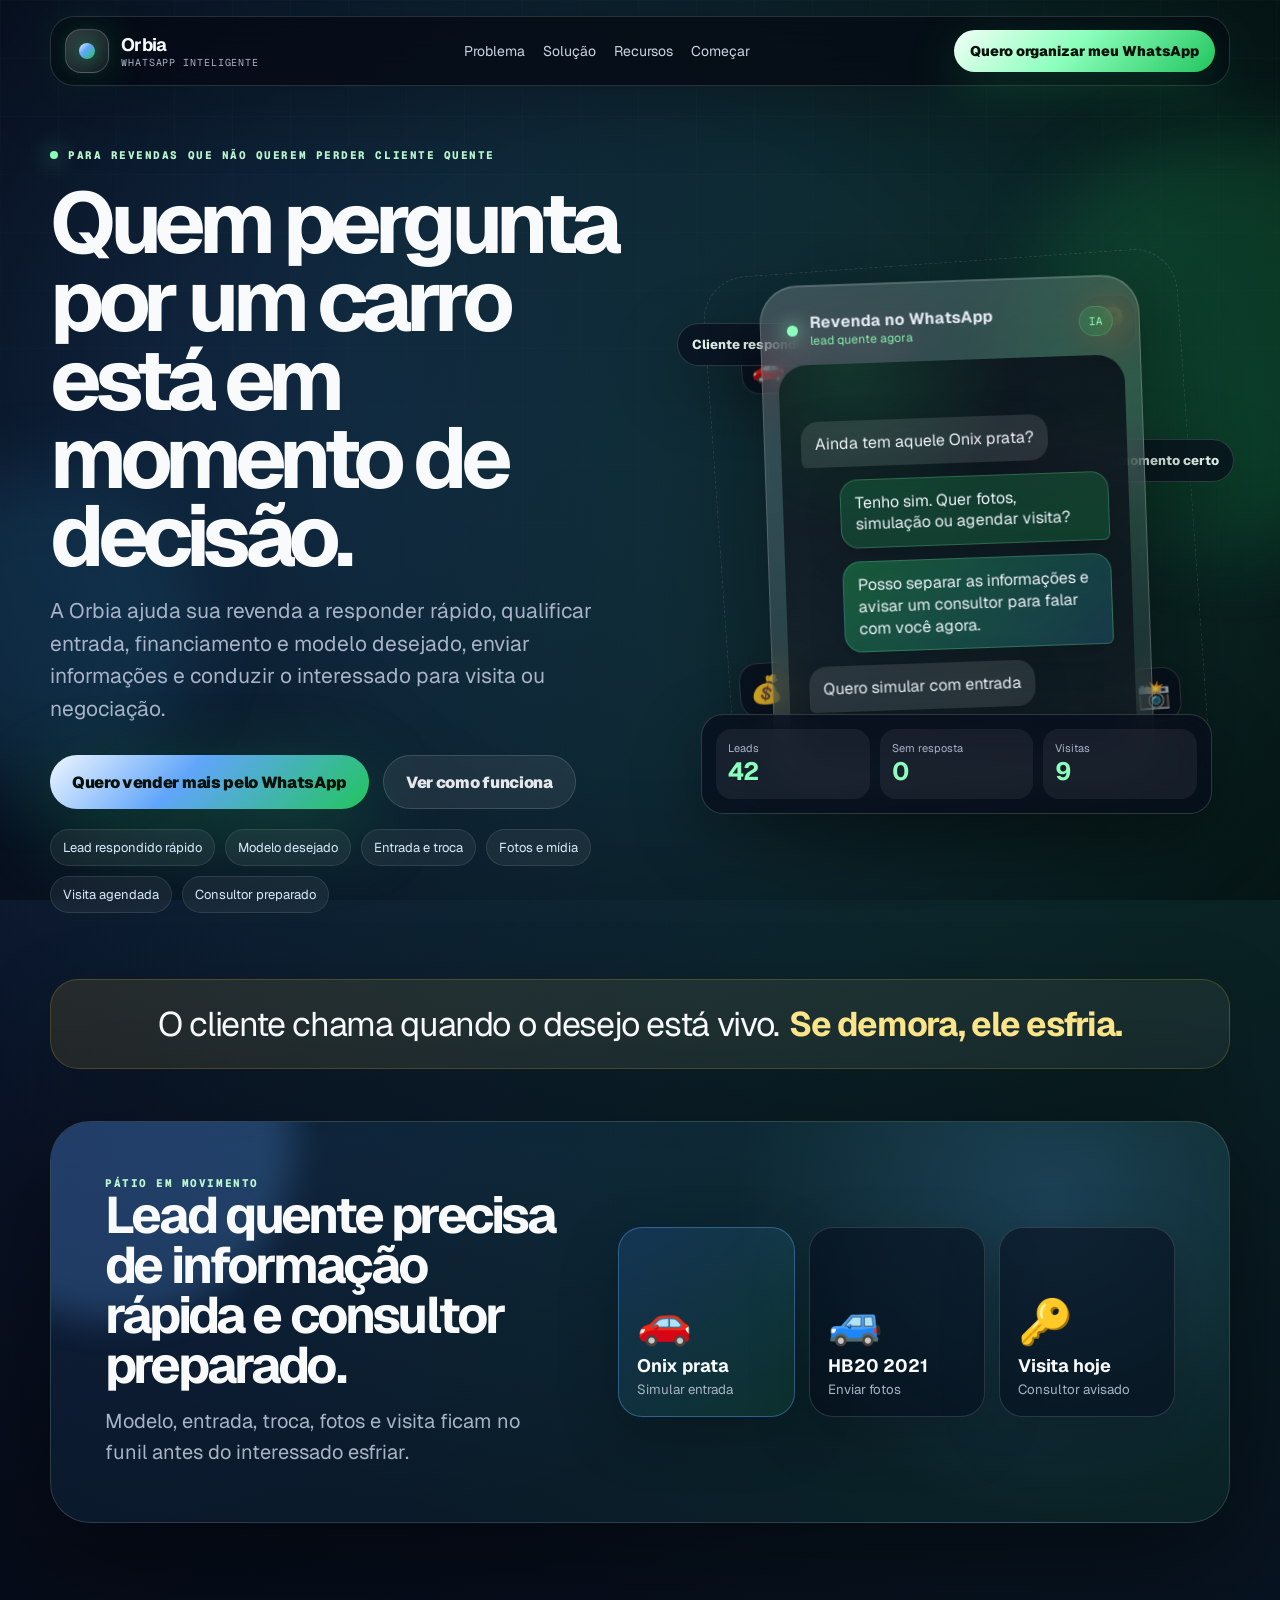
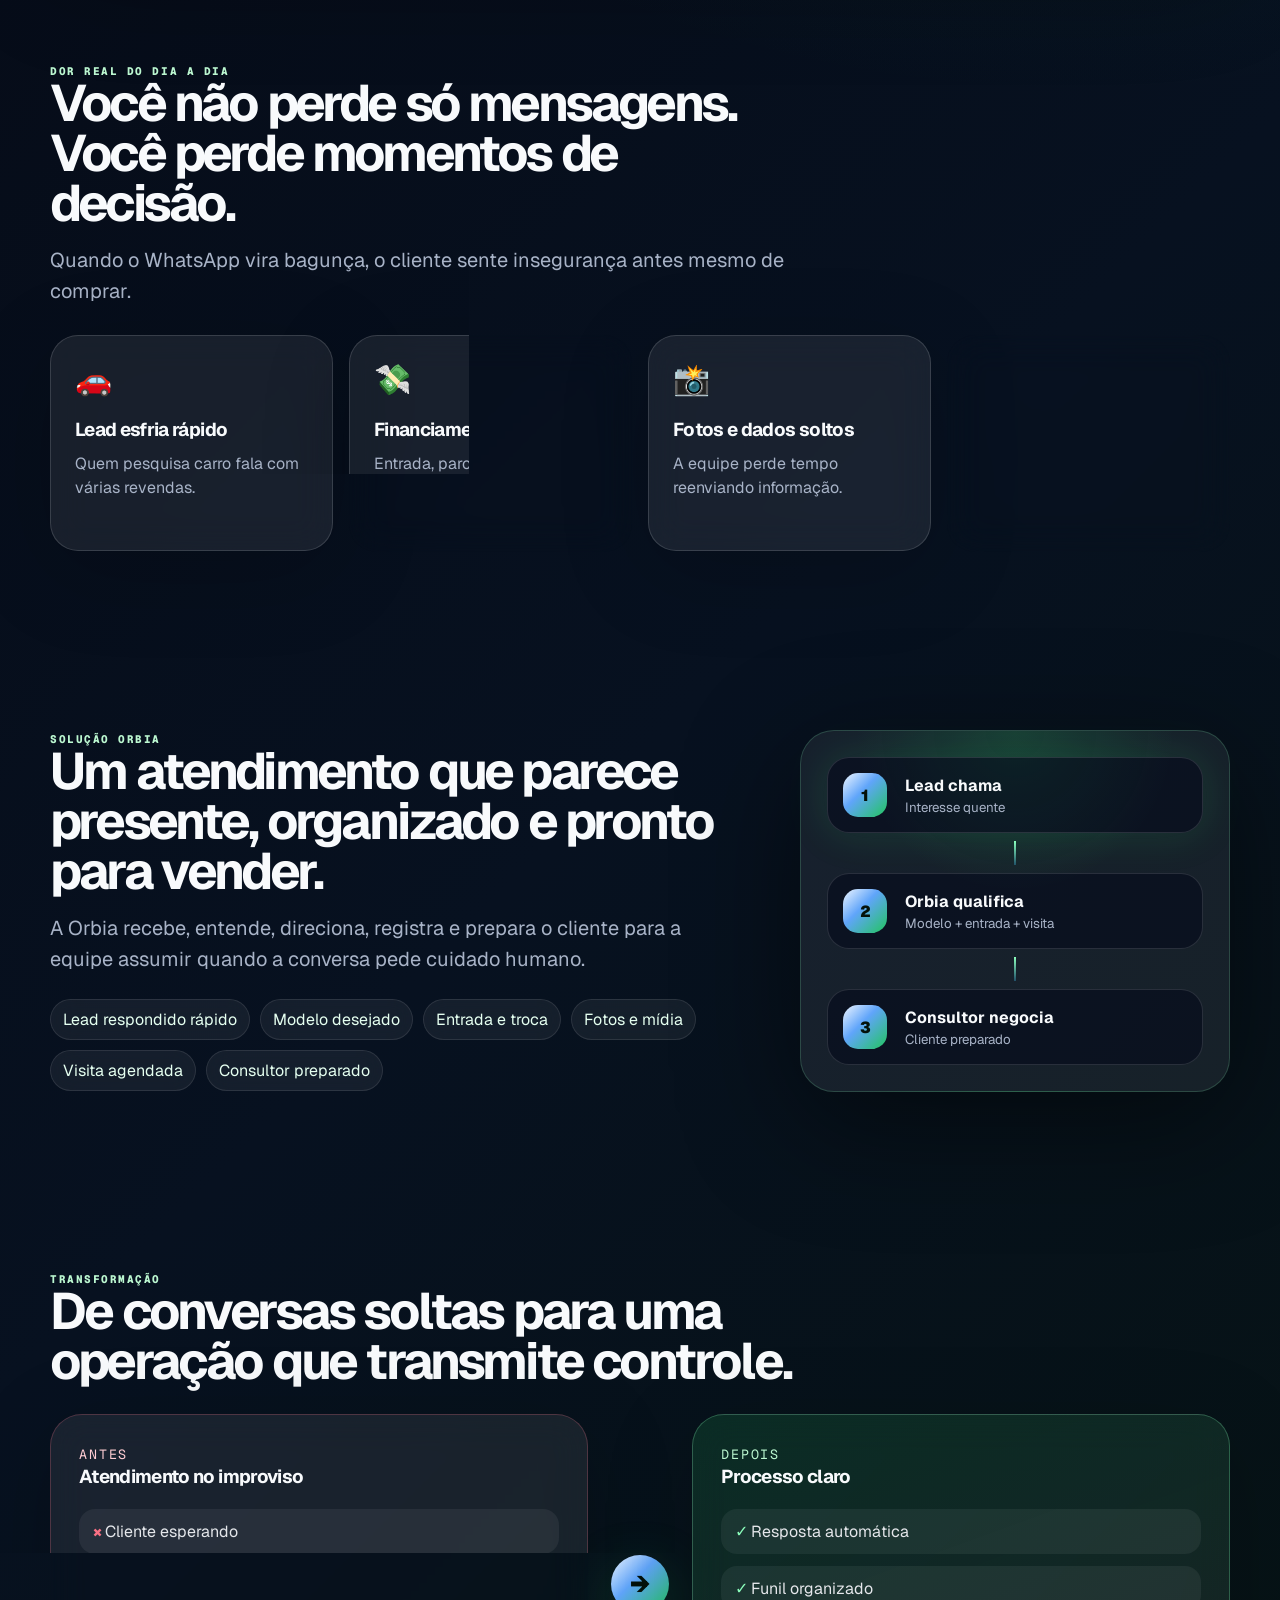
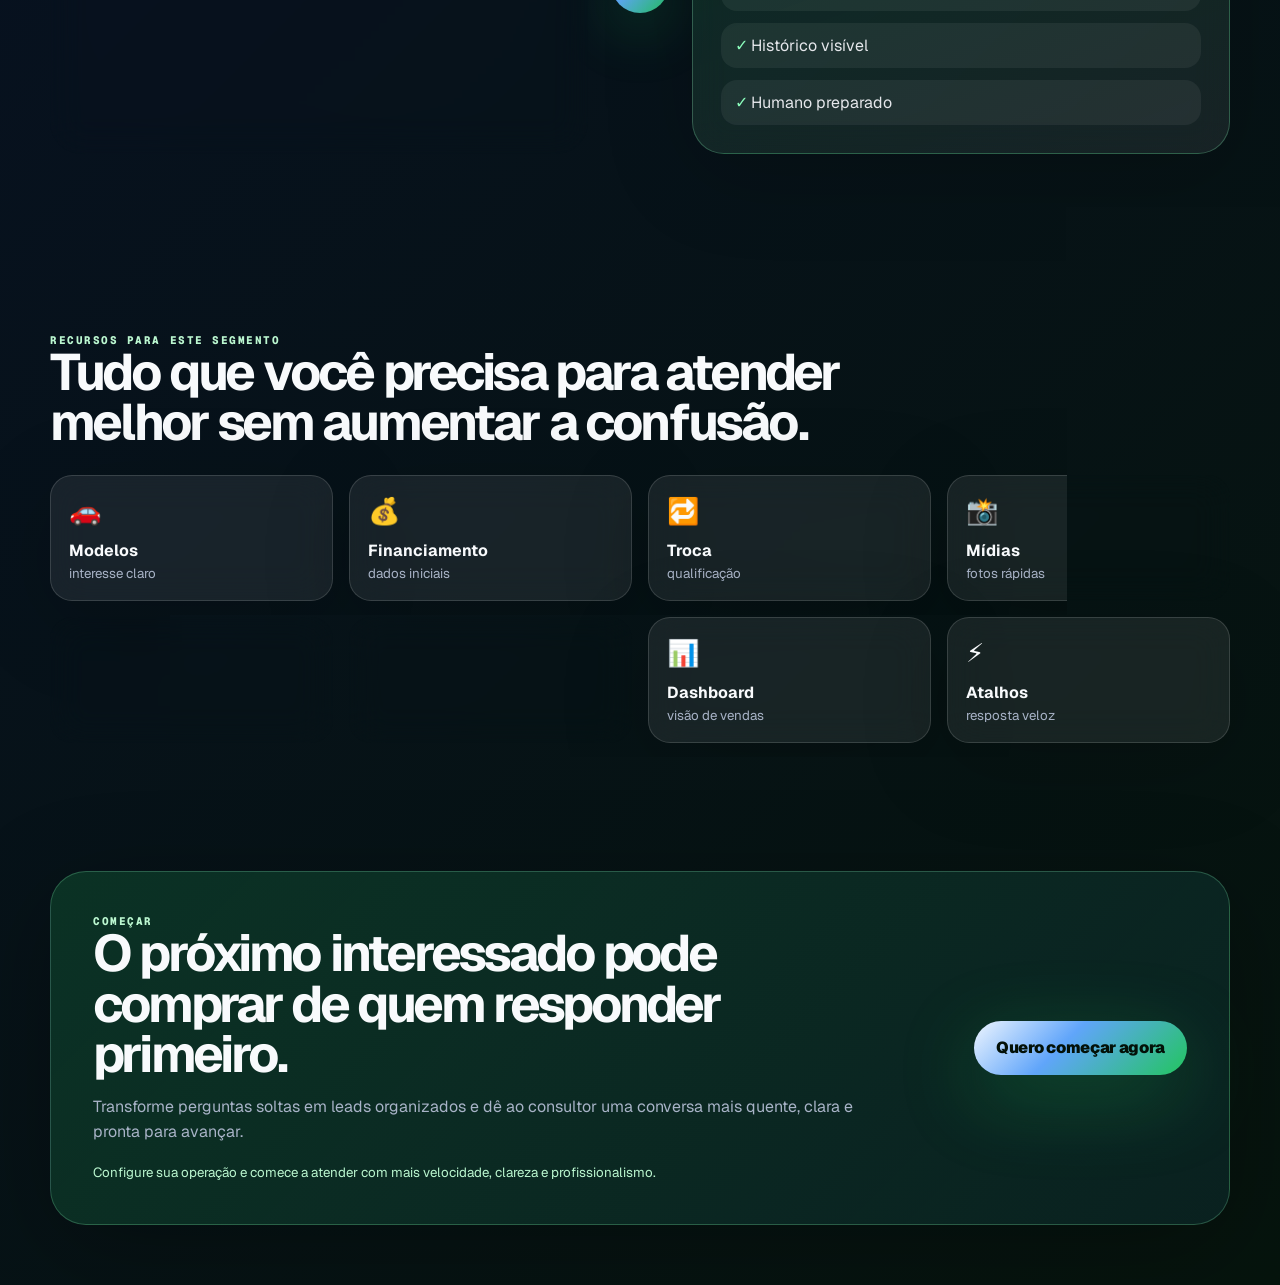
<file: revendas/index.html>
<!DOCTYPE html>
<html lang="pt-BR">
<head>
  <meta charset="UTF-8">
  <meta name="viewport" content="width=device-width, initial-scale=1.0">
  <meta name="description" content="Landing page da Orbia para revendas de carros que querem responder leads, qualificar interesse e conduzir visitas pelo WhatsApp.">
  <title>Orbia para revendas — leads de carros respondidos antes de esfriar</title>
  <link rel="preconnect" href="https://fonts.googleapis.com">
  <link rel="preconnect" href="https://fonts.gstatic.com" crossorigin>
  <link href="https://fonts.googleapis.com/css2?family=Geist:wght@300;400;500;600;700;800;900&family=Geist+Mono:wght@400;600;700&display=swap" rel="stylesheet">
  <link rel="stylesheet" href="../assets/landing.css">
</head>
<body class="segment-lp revenda-theme">
  <div class="noise" aria-hidden="true"></div>
  <div class="glow glow-green" aria-hidden="true"></div>
  <div class="glow glow-blue" aria-hidden="true"></div>

  <div class="page-shell">
    <header class="lp-header">
      <a class="brand" href="../" aria-label="Orbia - início">
        <span class="brand-mark"><span></span></span>
        <span>
          <strong>Orbia</strong>
          <small>WhatsApp inteligente</small>
        </span>
      </a>
      <nav class="desktop-nav" aria-label="Navegação principal">
        <a href="#problema">Problema</a>
        <a href="#solucao">Solução</a>
        <a href="#recursos">Recursos</a>
        <a href="#comecar">Começar</a>
      </nav>
      <a class="header-cta" href="#comecar">Quero organizar meu WhatsApp</a>
    </header>

    <main id="top">
      <section class="hero-section segment-hero">
        <div class="hero-copy reveal">
          <div class="eyebrow"><span></span> Para revendas que não querem perder cliente quente</div>
          <h1>Quem pergunta por um carro está em momento de decisão.</h1>
          <p class="hero-lead">A Orbia ajuda sua revenda a responder rápido, qualificar entrada, financiamento e modelo desejado, enviar informações e conduzir o interessado para visita ou negociação.</p>
          <div class="hero-actions">
            <a class="btn btn-primary" href="#comecar">Quero vender mais pelo WhatsApp</a>
            <a class="btn btn-secondary" href="#solucao">Ver como funciona</a>
          </div>
          <div class="hero-proof">
                        <span>Lead respondido rápido</span>
            <span>Modelo desejado</span>
            <span>Entrada e troca</span>
            <span>Fotos e mídia</span>
            <span>Visita agendada</span>
            <span>Consultor preparado</span>
          </div>
        </div>

        <div class="hero-visual reveal" aria-label="Demonstração visual segmentada da Orbia">
          <div class="segment-orbit car-orbit" aria-hidden="true">
            <span>🚗</span><span>🔑</span><span>💰</span><span>📸</span>
          </div>
          <div class="floating-pill pill-one">Cliente respondido em segundos</div>
          <div class="floating-pill pill-two">Equipe entra no momento certo</div>
          <div class="phone-mockup">
            <div class="phone-header">
              <span class="status-dot"></span>
              <div>
                <strong>Revenda no WhatsApp</strong>
                <small>lead quente agora</small>
              </div>
              <span class="phone-badge">IA</span>
            </div>
            <div class="chat-area">
                <div class="msg customer">Ainda tem aquele Onix prata?</div>
                <div class="msg bot">Tenho sim. Quer fotos, simulação ou agendar visita?</div>
                <div class="msg bot strong">Posso separar as informações e avisar um consultor para falar com você agora.</div>
                <div class="msg customer">Quero simular com entrada</div>
            </div>
          </div>
          <div class="mini-dashboard">
              <div><small>Leads</small><strong>42</strong></div>
              <div><small>Sem resposta</small><strong>0</strong></div>
              <div><small>Visitas</small><strong>9</strong></div>
          </div>
        </div>
      </section>

      <section class="strip reveal" id="problema">
        <span>O cliente chama quando o desejo está vivo.</span>
        <strong>Se demora, ele esfria.</strong>
      </section>

      <section class="segment-showcase revenda-showcase reveal" aria-label="Fluxo visual para revendas">
        <div class="showcase-copy">
          <div class="section-kicker">Pátio em movimento</div>
          <h2>Lead quente precisa de informação rápida e consultor preparado.</h2>
          <p>Modelo, entrada, troca, fotos e visita ficam no funil antes do interessado esfriar.</p>
        </div>
        <div class="car-lot">
          <div class="car-card active"><span>🚗</span><strong>Onix prata</strong><small>Simular entrada</small></div>
          <div class="car-card"><span>🚙</span><strong>HB20 2021</strong><small>Enviar fotos</small></div>
          <div class="car-card"><span>🔑</span><strong>Visita hoje</strong><small>Consultor avisado</small></div>
        </div>
      </section>

      <section class="pain-section reveal">
        <div class="section-head compact">
          <div class="section-kicker">Dor real do dia a dia</div>
          <h2>Você não perde só mensagens. Você perde momentos de decisão.</h2>
          <p>Quando o WhatsApp vira bagunça, o cliente sente insegurança antes mesmo de comprar.</p>
        </div>
        <div class="pain-grid segment-pain-grid">
          <article>
            <span>🚗</span>
            <h3>Lead esfria rápido</h3>
            <p>Quem pesquisa carro fala com várias revendas.</p>
          </article>
          <article>
            <span>💸</span>
            <h3>Financiamento sem fluxo</h3>
            <p>Entrada, parcelas e troca ficam espalhados.</p>
          </article>
          <article>
            <span>📸</span>
            <h3>Fotos e dados soltos</h3>
            <p>A equipe perde tempo reenviando informação.</p>
          </article>
          <article>
            <span>🏁</span>
            <h3>Concorrente responde antes</h3>
            <p>Velocidade cria confiança e visita.</p>
          </article>
        </div>
      </section>

      <section class="solution-section reveal" id="solucao">
        <div class="solution-copy">
          <div class="section-kicker">Solução Orbia</div>
          <h2>Um atendimento que parece presente, organizado e pronto para vender.</h2>
          <p>A Orbia recebe, entende, direciona, registra e prepara o cliente para a equipe assumir quando a conversa pede cuidado humano.</p>
          <div class="benefit-cloud" aria-label="Benefícios segmentados da Orbia">
            <span>Lead respondido rápido</span>
            <span>Modelo desejado</span>
            <span>Entrada e troca</span>
            <span>Fotos e mídia</span>
            <span>Visita agendada</span>
            <span>Consultor preparado</span>
          </div>
        </div>
        <div class="flow-card" aria-label="Fluxo visual de atendimento">
          <div class="flow-step active"><span>1</span><strong>Lead chama</strong><small>Interesse quente</small></div><div class="flow-line"></div>
          <div class="flow-step"><span>2</span><strong>Orbia qualifica</strong><small>Modelo + entrada + visita</small></div><div class="flow-line"></div>
          <div class="flow-step"><span>3</span><strong>Consultor negocia</strong><small>Cliente preparado</small></div>
        </div>
      </section>

      <section class="before-after reveal">
        <div class="section-head compact">
          <div class="section-kicker">Transformação</div>
          <h2>De conversas soltas para uma operação que transmite controle.</h2>
        </div>
        <div class="compare-grid">
          <div class="compare-card before">
            <small>Antes</small>
            <h3>Atendimento no improviso</h3>
            <ul>
              <li>Cliente esperando</li>
              <li>Respostas repetidas</li>
              <li>Equipe perdida</li>
              <li>Dono sem visão</li>
            </ul>
          </div>
          <div class="compare-divider">→</div>
          <div class="compare-card after">
            <small>Depois</small>
            <h3>Processo claro</h3>
            <ul>
              <li>Resposta automática</li>
              <li>Funil organizado</li>
              <li>Histórico visível</li>
              <li>Humano preparado</li>
            </ul>
          </div>
        </div>
      </section>

      <section class="features-section reveal" id="recursos">
        <div class="section-head">
          <div class="section-kicker">Recursos para este segmento</div>
          <h2>Tudo que você precisa para atender melhor sem aumentar a confusão.</h2>
        </div>
        <div class="features-grid segment-features-grid">
          <div><span>🚗</span><strong>Modelos</strong><small>interesse claro</small></div>
          <div><span>💰</span><strong>Financiamento</strong><small>dados iniciais</small></div>
          <div><span>🔁</span><strong>Troca</strong><small>qualificação</small></div>
          <div><span>📸</span><strong>Mídias</strong><small>fotos rápidas</small></div>
          <div><span>🎯</span><strong>Funil</strong><small>etapa do lead</small></div>
          <div><span>🧑‍💼</span><strong>Consultor</strong><small>assume pronto</small></div>
          <div><span>📊</span><strong>Dashboard</strong><small>visão de vendas</small></div>
          <div><span>⚡</span><strong>Atalhos</strong><small>resposta veloz</small></div>
        </div>
      </section>

      <section class="final-cta reveal" id="comecar">
        <div>
          <div class="section-kicker">Começar</div>
          <h2>O próximo interessado pode comprar de quem responder primeiro.</h2>
          <p>Transforme perguntas soltas em leads organizados e dê ao consultor uma conversa mais quente, clara e pronta para avançar.</p>
          <small>Configure sua operação e comece a atender com mais velocidade, clareza e profissionalismo.</small>
        </div>
        <a class="btn btn-primary" href="#comecar">Quero começar agora</a>
      </section>
    </main>
  </div>

  <script>
    const observer = new IntersectionObserver((entries) => {
      entries.forEach((entry) => {
        if (entry.isIntersecting) entry.target.classList.add('is-visible');
      });
    }, { threshold: 0.12 });

    document.querySelectorAll('.reveal').forEach((el) => observer.observe(el));
  </script>
</body>
</html>
</file>
<file: assets/landing.css>
:root {
  --bg: #050711;
  --panel: rgba(255, 255, 255, .075);
  --panel-strong: rgba(255, 255, 255, .12);
  --text: #f8fafc;
  --muted: #a8b3c7;
  --green: #22c55e;
  --green-2: #8cffbd;
  --blue: #38bdf8;
  --red: #fb7185;
  --amber: #fbbf24;
  --stroke: rgba(255, 255, 255, .14);
  --shadow: 0 30px 120px rgba(0, 0, 0, .48);
  --font: 'Geist', system-ui, -apple-system, BlinkMacSystemFont, 'Segoe UI', sans-serif;
  --mono: 'Geist Mono', ui-monospace, SFMono-Regular, Menlo, monospace;
}

* { box-sizing: border-box; }
html { scroll-behavior: smooth; }
body {
  margin: 0;
  min-height: 100vh;
  font-family: var(--font);
  color: var(--text);
  background:
    radial-gradient(circle at 12% 8%, rgba(34, 197, 94, .22), transparent 28%),
    radial-gradient(circle at 84% 10%, rgba(56, 189, 248, .18), transparent 30%),
    linear-gradient(135deg, #050711 0%, #071120 54%, #06140d 100%);
  overflow-x: hidden;
}

a { color: inherit; text-decoration: none; }
p { color: var(--muted); line-height: 1.55; }

.noise,
body::before,
body::after {
  content: '';
  position: fixed;
  inset: 0;
  pointer-events: none;
}

.noise {
  z-index: 0;
  opacity: .45;
  background-image:
    linear-gradient(rgba(255,255,255,.045) 1px, transparent 1px),
    linear-gradient(90deg, rgba(255,255,255,.045) 1px, transparent 1px);
  background-size: 58px 58px;
  mask-image: linear-gradient(to bottom, rgba(0,0,0,.9), rgba(0,0,0,.12));
}

body::before {
  z-index: 0;
  background: radial-gradient(circle at center, transparent 0 42%, rgba(0,0,0,.36));
}

.glow {
  position: fixed;
  z-index: 0;
  border-radius: 999px;
  filter: blur(40px);
  opacity: .62;
  pointer-events: none;
}
.glow-green { width: 420px; height: 420px; right: -160px; top: 130px; background: rgba(34, 197, 94, .28); }
.glow-blue { width: 320px; height: 320px; left: -120px; top: 52%; background: rgba(56, 189, 248, .2); }

.page-shell {
  width: min(1180px, calc(100% - 40px));
  margin: 0 auto;
  position: relative;
  z-index: 1;
}

.lp-header {
  position: sticky;
  top: 16px;
  z-index: 10;
  display: flex;
  align-items: center;
  justify-content: space-between;
  gap: 16px;
  margin: 16px 0 28px;
  padding: 12px 14px;
  border: 1px solid var(--stroke);
  border-radius: 24px;
  background: rgba(5, 7, 17, .72);
  box-shadow: 0 16px 70px rgba(0,0,0,.24);
  backdrop-filter: blur(18px);
}

.brand { display: flex; align-items: center; gap: 12px; min-width: max-content; }
.brand-mark {
  width: 44px;
  height: 44px;
  display: grid;
  place-items: center;
  border-radius: 16px;
  border: 1px solid rgba(255,255,255,.2);
  background: linear-gradient(135deg, rgba(255,255,255,.18), rgba(255,255,255,.06));
  box-shadow: 0 0 40px rgba(34,197,94,.22);
}
.brand-mark span {
  width: 16px;
  height: 16px;
  border-radius: 50%;
  background: linear-gradient(135deg, #ecfff4, var(--green), #2563eb);
  box-shadow: 0 0 22px rgba(34,197,94,.9);
}
.brand strong { display: block; font-size: 18px; letter-spacing: -.04em; }
.brand small { display: block; color: var(--muted); font-family: var(--mono); font-size: 10px; text-transform: uppercase; letter-spacing: .09em; }

.desktop-nav { display: flex; align-items: center; gap: 18px; color: #cbd5e1; font-size: 14px; }
.desktop-nav a { transition: color .2s ease; white-space: nowrap; }
.desktop-nav a:hover { color: var(--green-2); }
.page-shortcuts {
  display: flex;
  align-items: center;
  gap: 8px;
  margin-left: auto;
}
.page-shortcuts a {
  padding: 9px 12px;
  border: 1px solid rgba(140, 255, 189, .32);
  border-radius: 999px;
  color: #d9ffe8;
  font-size: 12px;
  font-weight: 800;
  background: rgba(34, 197, 94, .08);
  transition: transform .2s ease, border-color .2s ease, background .2s ease;
  white-space: nowrap;
}
.page-shortcuts a:hover {
  transform: translateY(-1px);
  border-color: rgba(140, 255, 189, .72);
  background: rgba(34, 197, 94, .16);
}
.header-cta {
  padding: 12px 16px;
  border-radius: 999px;
  color: #04110a;
  font-weight: 900;
  font-size: 14px;
  background: linear-gradient(135deg, #f1fff6, var(--green-2) 45%, var(--green));
  box-shadow: 0 14px 50px rgba(34,197,94,.22);
  white-space: nowrap;
}

.hero-section {
  display: grid;
  grid-template-columns: minmax(0, 1.02fr) minmax(360px, .98fr);
  gap: clamp(28px, 5vw, 70px);
  align-items: center;
  min-height: calc(100vh - 105px);
  padding: 34px 0 76px;
}

.eyebrow,
.section-kicker {
  width: fit-content;
  display: flex;
  align-items: center;
  gap: 10px;
  font-family: var(--mono);
  color: #bbf7d0;
  text-transform: uppercase;
  letter-spacing: .14em;
  font-size: 11px;
  font-weight: 800;
}
.eyebrow span {
  width: 8px;
  height: 8px;
  border-radius: 50%;
  background: var(--green-2);
  box-shadow: 0 0 22px rgba(140,255,189,.9);
}

h1,
h2,
h3,
p { margin-top: 0; }
h1 {
  margin: 22px 0 20px;
  font-size: clamp(44px, 7vw, 86px);
  line-height: .91;
  letter-spacing: -.075em;
  max-width: 820px;
}
h2 {
  font-size: clamp(30px, 4vw, 56px);
  line-height: .98;
  letter-spacing: -.055em;
  margin-bottom: 16px;
}
h3 { letter-spacing: -.035em; margin-bottom: 10px; }
.hero-lead {
  max-width: 720px;
  font-size: clamp(17px, 1.8vw, 21px);
}

.hero-actions { display: flex; flex-wrap: wrap; gap: 14px; margin: 30px 0 20px; }
.btn {
  display: inline-flex;
  align-items: center;
  justify-content: center;
  min-height: 54px;
  padding: 0 22px;
  border-radius: 999px;
  font-weight: 900;
  letter-spacing: -.02em;
  transition: transform .2s ease, box-shadow .2s ease, border-color .2s ease;
}
.btn:hover { transform: translateY(-2px); }
.btn-primary {
  color: #031108;
  background: linear-gradient(135deg, #f0fff5, var(--green-2) 38%, var(--green));
  box-shadow: 0 22px 80px rgba(34,197,94,.28);
}
.btn-secondary {
  border: 1px solid var(--stroke);
  background: rgba(255,255,255,.07);
  color: #e5e7eb;
}

.hero-proof { display: flex; flex-wrap: wrap; gap: 10px; color: #dbeafe; font-size: 13px; }
.hero-proof span,
.benefit-cloud span {
  padding: 9px 12px;
  border: 1px solid rgba(255,255,255,.1);
  border-radius: 999px;
  background: rgba(255,255,255,.06);
  backdrop-filter: blur(12px);
}

.hero-visual {
  position: relative;
  min-height: 610px;
  display: grid;
  place-items: center;
}
.phone-mockup {
  width: min(380px, 100%);
  border: 1px solid rgba(255,255,255,.18);
  border-radius: 38px;
  padding: 16px;
  background: linear-gradient(160deg, rgba(255,255,255,.18), rgba(255,255,255,.055));
  box-shadow: var(--shadow), inset 0 1px 0 rgba(255,255,255,.16);
  backdrop-filter: blur(22px);
  transform: rotate(-2deg);
}
.phone-header {
  display: flex;
  align-items: center;
  gap: 12px;
  padding: 10px 10px 16px;
  color: #e2e8f0;
}
.phone-header strong,
.phone-header small { display: block; }
.phone-header small { color: #86efac; font-size: 12px; }
.status-dot { width: 11px; height: 11px; border-radius: 50%; background: var(--green-2); box-shadow: 0 0 18px rgba(140,255,189,.9); }
.phone-badge { margin-left: auto; padding: 7px 9px; border-radius: 999px; background: rgba(34,197,94,.18); color: var(--green-2); border: 1px solid rgba(140,255,189,.18); font-family: var(--mono); font-size: 11px; }
.chat-area {
  min-height: 430px;
  border-radius: 28px;
  padding: 20px;
  background:
    radial-gradient(circle at 20% 0%, rgba(34,197,94,.18), transparent 34%),
    linear-gradient(180deg, rgba(3,7,18,.78), rgba(3,7,18,.48));
  display: flex;
  flex-direction: column;
  justify-content: center;
  gap: 13px;
}
.msg {
  max-width: 88%;
  padding: 12px 14px;
  border-radius: 18px;
  color: #edf2f7;
  line-height: 1.36;
  box-shadow: 0 10px 36px rgba(0,0,0,.18);
}
.customer { align-self: flex-start; background: rgba(255,255,255,.1); border-bottom-left-radius: 6px; }
.bot { align-self: flex-end; background: rgba(34,197,94,.2); border: 1px solid rgba(140,255,189,.22); border-bottom-right-radius: 6px; }
.bot.strong { background: linear-gradient(135deg, rgba(34,197,94,.36), rgba(56,189,248,.18)); }
.quick-options { display: flex; gap: 8px; flex-wrap: wrap; align-self: flex-end; max-width: 88%; }
.quick-options span { color: #dfffea; border: 1px solid rgba(140,255,189,.22); background: rgba(34,197,94,.12); border-radius: 999px; padding: 7px 9px; font-size: 12px; }

.floating-pill,
.mini-dashboard {
  position: absolute;
  border: 1px solid rgba(255,255,255,.16);
  border-radius: 22px;
  background: rgba(8, 13, 28, .72);
  box-shadow: 0 22px 70px rgba(0,0,0,.3);
  backdrop-filter: blur(16px);
}
.floating-pill { padding: 12px 14px; color: #eafbf1; font-weight: 800; font-size: 13px; }
.pill-one { left: -6px; top: 16%; }
.pill-two { right: -4px; top: 35%; }
.mini-dashboard {
  left: 18px;
  right: 18px;
  bottom: 22px;
  display: grid;
  grid-template-columns: repeat(3, 1fr);
  gap: 10px;
  padding: 14px;
}
.mini-dashboard div { padding: 12px; border-radius: 16px; background: rgba(255,255,255,.06); }
.mini-dashboard small { display: block; color: var(--muted); font-size: 11px; }
.mini-dashboard strong { display: block; font-size: 25px; color: var(--green-2); letter-spacing: -.05em; }

.strip {
  display: flex;
  align-items: center;
  justify-content: center;
  gap: 10px;
  flex-wrap: wrap;
  margin: 8px 0 34px;
  padding: 22px;
  text-align: center;
  border: 1px solid rgba(251, 191, 36, .2);
  border-radius: 28px;
  background: linear-gradient(135deg, rgba(251,191,36,.11), rgba(255,255,255,.055));
  box-shadow: 0 20px 80px rgba(0,0,0,.18);
  font-size: clamp(20px, 3vw, 34px);
  letter-spacing: -.04em;
}
.strip strong { color: #fde68a; }

.pain-section,
.solution-section,
.segments-section,
.before-after,
.features-section,
.emotion-section,
.final-cta {
  padding: clamp(58px, 7vw, 100px) 0;
}
.section-head { max-width: 830px; margin-bottom: 28px; }
.section-head.compact { max-width: 760px; }
.section-head p { font-size: clamp(17px, 1.8vw, 20px); }

.pain-grid,
.segments-grid,
.features-grid {
  display: grid;
  gap: 16px;
}
.pain-grid { grid-template-columns: repeat(4, minmax(0, 1fr)); }
.pain-grid article,
.segment-card,
.compare-card,
.features-grid div {
  border: 1px solid var(--stroke);
  background: var(--panel);
  box-shadow: 0 20px 90px rgba(0,0,0,.18);
  backdrop-filter: blur(18px);
}
.pain-grid article {
  min-height: 190px;
  padding: 24px;
  border-radius: 28px;
}
.pain-grid span { display: block; font-size: 30px; margin-bottom: 18px; }
.pain-grid p { margin-bottom: 0; }

.solution-section {
  display: grid;
  grid-template-columns: minmax(0, 1fr) minmax(340px, 430px);
  gap: 46px;
  align-items: center;
}
.solution-copy p { max-width: 660px; font-size: clamp(17px, 1.8vw, 20px); }
.benefit-cloud { display: flex; flex-wrap: wrap; gap: 10px; margin-top: 24px; }
.benefit-cloud span { color: #e5fff0; }
.flow-card {
  position: relative;
  padding: 26px;
  border: 1px solid rgba(140,255,189,.18);
  border-radius: 34px;
  background:
    radial-gradient(circle at 50% 0%, rgba(34,197,94,.18), transparent 38%),
    rgba(255,255,255,.065);
  box-shadow: var(--shadow);
}
.flow-step {
  display: grid;
  grid-template-columns: 48px 1fr;
  gap: 0 14px;
  align-items: center;
  padding: 15px;
  border: 1px solid rgba(255,255,255,.12);
  border-radius: 22px;
  background: rgba(2,6,23,.48);
}
.flow-step span {
  grid-row: span 2;
  width: 44px;
  height: 44px;
  display: grid;
  place-items: center;
  border-radius: 15px;
  color: #04110a;
  font-weight: 900;
  background: linear-gradient(135deg, #ecfff4, var(--green-2), var(--green));
}
.flow-step small { color: var(--muted); }
.flow-step.active { box-shadow: 0 0 42px rgba(34,197,94,.16); }
.flow-line { width: 2px; height: 24px; margin: 8px auto; background: linear-gradient(var(--green-2), rgba(56,189,248,.3)); }

.segments-grid { grid-template-columns: repeat(3, minmax(0, 1fr)); }
.segment-card {
  position: relative;
  min-height: 290px;
  padding: 26px;
  border-radius: 32px;
  overflow: hidden;
}
.segment-card::after {
  content: '';
  position: absolute;
  inset: auto -20% -42% -20%;
  height: 180px;
  background: radial-gradient(circle, rgba(255,255,255,.14), transparent 62%);
}
.segment-card.featured {
  transform: translateY(-12px);
  border-color: rgba(140,255,189,.26);
  background: linear-gradient(160deg, rgba(34,197,94,.18), rgba(255,255,255,.075));
}
.segment-top { display: flex; align-items: center; justify-content: space-between; margin-bottom: 34px; }
.segment-top span { font-size: 42px; }
.segment-top small { font-family: var(--mono); color: #bbf7d0; text-transform: uppercase; letter-spacing: .12em; }
.segment-card p { margin-bottom: 0; }

.compare-grid {
  display: grid;
  grid-template-columns: 1fr 72px 1fr;
  align-items: center;
  gap: 16px;
}
.compare-card {
  padding: 28px;
  border-radius: 32px;
}
.compare-card small { font-family: var(--mono); text-transform: uppercase; letter-spacing: .14em; }
.compare-card ul { list-style: none; padding: 0; margin: 20px 0 0; display: grid; gap: 12px; }
.compare-card li { padding: 12px 14px; border-radius: 16px; background: rgba(255,255,255,.06); color: #e5e7eb; }
.before { border-color: rgba(251,113,133,.24); }
.before small { color: #fecdd3; }
.before li::before { content: '× '; color: var(--red); font-weight: 900; }
.after { border-color: rgba(140,255,189,.26); background: linear-gradient(160deg, rgba(34,197,94,.15), rgba(255,255,255,.07)); }
.after small { color: #bbf7d0; }
.after li::before { content: '✓ '; color: var(--green-2); font-weight: 900; }
.compare-divider {
  width: 58px;
  height: 58px;
  display: grid;
  place-items: center;
  justify-self: center;
  border-radius: 999px;
  color: #04110a;
  font-size: 26px;
  font-weight: 900;
  background: linear-gradient(135deg, #f0fff5, var(--green-2), var(--green));
  box-shadow: 0 18px 60px rgba(34,197,94,.24);
}

.features-grid { grid-template-columns: repeat(4, minmax(0, 1fr)); }
.features-grid div {
  padding: 18px;
  border-radius: 22px;
  min-height: 116px;
}
.features-grid span { display: block; font-size: 26px; margin-bottom: 12px; }
.features-grid strong,
.features-grid small { display: block; }
.features-grid small { color: var(--muted); margin-top: 4px; }

.emotion-section {
  display: grid;
  grid-template-columns: 170px 1fr;
  gap: 28px;
  align-items: center;
  padding-left: clamp(24px, 5vw, 58px);
  padding-right: clamp(24px, 5vw, 58px);
  border: 1px solid rgba(140,255,189,.2);
  border-radius: 40px;
  background:
    radial-gradient(circle at 0% 0%, rgba(34,197,94,.22), transparent 34%),
    rgba(255,255,255,.065);
  box-shadow: var(--shadow);
  margin-bottom: clamp(28px, 4vw, 56px);
}
.money-card {
  width: 150px;
  height: 150px;
  display: grid;
  place-items: center;
  border-radius: 38px;
  color: #04110a;
  font-size: 58px;
  font-weight: 900;
  background: linear-gradient(135deg, #f0fff5, var(--green-2), var(--green));
  box-shadow: 0 22px 80px rgba(34,197,94,.3);
}
.emotion-section p { max-width: 800px; font-size: clamp(17px, 1.8vw, 20px); margin-bottom: 0; }

.final-cta {
  display: flex;
  align-items: center;
  justify-content: space-between;
  gap: 34px;
  margin-bottom: 60px;
  padding: 42px;
  border: 1px solid rgba(140,255,189,.24);
  border-radius: 36px;
  background: linear-gradient(135deg, rgba(34,197,94,.18), rgba(56,189,248,.08));
  box-shadow: 0 24px 100px rgba(0,0,0,.28);
}
.final-cta h2,
.final-cta p { max-width: 780px; }
.final-cta small { color: #bbf7d0; }
.final-cta .btn { flex-shrink: 0; }

.reveal { opacity: 0; transform: translateY(24px); transition: opacity .7s ease, transform .7s ease; }
.reveal.is-visible { opacity: 1; transform: translateY(0); }

@media (max-width: 1060px) {
  .desktop-nav { display: none; }
  .page-shortcuts { margin-left: 0; }
  .hero-section,
  .solution-section { grid-template-columns: 1fr; min-height: unset; }
  .hero-visual { min-height: 585px; }
  .pain-grid,
  .features-grid { grid-template-columns: repeat(2, minmax(0, 1fr)); }
  .segments-grid { grid-template-columns: 1fr; }
  .segment-card,
  .segment-card.featured { min-height: auto; transform: none; }
}

@media (max-width: 760px) {
  .page-shell { width: min(100% - 24px, 1180px); }
  .lp-header { top: 8px; border-radius: 18px; flex-wrap: wrap; }
  .brand small { display: none; }
  .header-cta { padding: 10px 12px; font-size: 12px; }
  .page-shortcuts { order: 3; width: 100%; justify-content: center; }
  .page-shortcuts a { flex: 1 1 0; text-align: center; }
  h1 { font-size: clamp(42px, 15vw, 62px); }
  h2 { font-size: clamp(31px, 10vw, 43px); }
  .hero-actions .btn { width: 100%; }
  .hero-visual { min-height: auto; padding: 22px 0 180px; }
  .phone-mockup { transform: none; }
  .floating-pill { position: static; margin: 8px auto; width: fit-content; }
  .mini-dashboard { left: 0; right: 0; bottom: 8px; }
  .strip { align-items: flex-start; flex-direction: column; text-align: left; }
  .pain-grid,
  .features-grid,
  .compare-grid,
  .emotion-section { grid-template-columns: 1fr; }
  .compare-divider { transform: rotate(90deg); }
  .money-card { width: 120px; height: 120px; border-radius: 30px; font-size: 46px; }
  .final-cta { align-items: flex-start; flex-direction: column; padding: 28px; }
}

@media (max-width: 460px) {
  .brand-mark { width: 40px; height: 40px; border-radius: 14px; }
  .header-cta { max-width: 150px; text-align: center; white-space: normal; }
  .page-shortcuts a { padding: 8px 9px; font-size: 11px; }
  .phone-header { align-items: flex-start; }
  .chat-area { padding: 16px; }
  .mini-dashboard { grid-template-columns: 1fr; position: static; margin-top: 14px; }
  .hero-visual { padding-bottom: 0; }
  .pain-grid article { min-height: auto; }
}

/* Segment-specific landing pages */
.segment-lp .segment-hero { padding-bottom: 58px; }
.segment-lp .hero-proof { max-width: 680px; }
.segment-lp .chat-area { min-height: 405px; }
.segment-lp .segment-pain-grid { grid-template-columns: repeat(4, minmax(0, 1fr)); }
.segment-lp .segment-features-grid { grid-template-columns: repeat(4, minmax(0, 1fr)); }
.segment-lp .final-cta { margin-top: clamp(20px, 3vw, 42px); }
.segment-card { color: inherit; text-decoration: none; display: block; transition: transform .2s ease, border-color .2s ease, background .2s ease; }
.segment-card:hover { transform: translateY(-6px); border-color: rgba(140,255,189,.32); }
.segment-card.featured:hover { transform: translateY(-18px); }
.lancheria-theme {
  background:
    radial-gradient(circle at 12% 8%, rgba(251, 191, 36, .18), transparent 28%),
    radial-gradient(circle at 84% 10%, rgba(34, 197, 94, .18), transparent 30%),
    linear-gradient(135deg, #08060d 0%, #11100a 52%, #06140d 100%);
}
.lancheria-theme .brand-mark span,
.lancheria-theme .btn-primary,
.lancheria-theme .compare-divider,
.lancheria-theme .money-card,
.lancheria-theme .flow-step span {
  background: linear-gradient(135deg, #fff7ed, #fbbf24 42%, #22c55e);
}
.consultorio-theme {
  background:
    radial-gradient(circle at 12% 8%, rgba(56, 189, 248, .2), transparent 28%),
    radial-gradient(circle at 84% 10%, rgba(168, 85, 247, .14), transparent 30%),
    linear-gradient(135deg, #050711 0%, #071327 52%, #0d1020 100%);
}
.consultorio-theme .brand-mark span,
.consultorio-theme .btn-primary,
.consultorio-theme .compare-divider,
.consultorio-theme .money-card,
.consultorio-theme .flow-step span {
  background: linear-gradient(135deg, #eff6ff, #7dd3fc 42%, #22c55e);
}
.revenda-theme {
  background:
    radial-gradient(circle at 12% 8%, rgba(59, 130, 246, .2), transparent 28%),
    radial-gradient(circle at 84% 10%, rgba(34, 197, 94, .18), transparent 30%),
    linear-gradient(135deg, #050711 0%, #071120 52%, #06140d 100%);
}
.revenda-theme .brand-mark span,
.revenda-theme .btn-primary,
.revenda-theme .compare-divider,
.revenda-theme .money-card,
.revenda-theme .flow-step span {
  background: linear-gradient(135deg, #eff6ff, #60a5fa 42%, #22c55e);
}

@media (max-width: 1060px) {
  .segment-lp .segment-pain-grid,
  .segment-lp .segment-features-grid { grid-template-columns: repeat(2, minmax(0, 1fr)); }
}

@media (max-width: 760px) {
  .segment-lp .segment-pain-grid,
  .segment-lp .segment-features-grid { grid-template-columns: 1fr; }
  .segment-card:hover,
  .segment-card.featured:hover { transform: none; }
}

/* Stronger visual identities for each segment page */
.segment-orbit {
  position: absolute;
  inset: 36px;
  z-index: 0;
  pointer-events: none;
  border: 1px dashed rgba(255,255,255,.13);
  border-radius: 44px;
  transform: rotate(-4deg);
}
.segment-orbit span {
  position: absolute;
  width: 54px;
  height: 54px;
  display: grid;
  place-items: center;
  border: 1px solid rgba(255,255,255,.16);
  border-radius: 18px;
  background: rgba(8, 13, 28, .72);
  box-shadow: 0 18px 55px rgba(0,0,0,.28);
  backdrop-filter: blur(16px);
  font-size: 27px;
}
.segment-orbit span:nth-child(1) { left: 7%; top: 12%; }
.segment-orbit span:nth-child(2) { right: 9%; top: 8%; }
.segment-orbit span:nth-child(3) { left: 2%; bottom: 18%; }
.segment-orbit span:nth-child(4) { right: 5%; bottom: 12%; }
.segment-lp .phone-mockup,
.segment-lp .mini-dashboard,
.segment-lp .floating-pill { z-index: 1; }

.segment-showcase {
  display: grid;
  grid-template-columns: minmax(0, .9fr) minmax(360px, 1.1fr);
  gap: clamp(24px, 5vw, 58px);
  align-items: center;
  margin: clamp(26px, 4vw, 58px) 0;
  padding: clamp(26px, 5vw, 54px);
  border: 1px solid rgba(255,255,255,.14);
  border-radius: 40px;
  background: rgba(255,255,255,.06);
  box-shadow: var(--shadow);
  overflow: hidden;
  position: relative;
}
.segment-showcase::before {
  content: '';
  position: absolute;
  inset: -40% auto auto -10%;
  width: 360px;
  height: 360px;
  border-radius: 50%;
  filter: blur(18px);
  opacity: .24;
}
.showcase-copy { position: relative; z-index: 1; }
.showcase-copy p { font-size: clamp(17px, 1.7vw, 20px); margin-bottom: 0; }
.menu-board,
.clinic-agenda,
.car-lot {
  position: relative;
  z-index: 1;
  display: grid;
  gap: 14px;
}
.menu-ticket,
.agenda-row,
.car-card {
  display: grid;
  gap: 4px;
  padding: 18px;
  border: 1px solid rgba(255,255,255,.14);
  border-radius: 24px;
  background: rgba(2,6,23,.5);
  box-shadow: 0 18px 60px rgba(0,0,0,.22);
}
.menu-ticket strong,
.agenda-row strong,
.car-card strong { font-size: 18px; }
.menu-ticket span,
.agenda-row span,
.car-card span { color: #f8fafc; }
.menu-ticket small,
.agenda-row small,
.car-card small { color: var(--muted); }
.lancheria-showcase {
  background:
    radial-gradient(circle at 85% 20%, rgba(251,191,36,.18), transparent 30%),
    linear-gradient(135deg, rgba(251,191,36,.10), rgba(34,197,94,.08));
}
.lancheria-showcase::before { background: #fbbf24; }
.menu-ticket.hot { border-color: rgba(251,191,36,.36); background: linear-gradient(135deg, rgba(251,191,36,.16), rgba(34,197,94,.10)); }
.clinic-agenda { grid-template-columns: 1fr; }
.agenda-row { grid-template-columns: 70px 1fr; align-items: center; }
.agenda-row small { grid-column: 2; }
.consultorio-showcase {
  background:
    radial-gradient(circle at 85% 20%, rgba(125,211,252,.18), transparent 30%),
    linear-gradient(135deg, rgba(56,189,248,.10), rgba(168,85,247,.08));
}
.consultorio-showcase::before { background: #38bdf8; }
.agenda-row.active { border-color: rgba(125,211,252,.38); background: linear-gradient(135deg, rgba(56,189,248,.16), rgba(168,85,247,.10)); }
.car-lot { grid-template-columns: repeat(3, minmax(0, 1fr)); }
.car-card { min-height: 190px; align-content: end; }
.car-card span { font-size: 44px; }
.revenda-showcase {
  background:
    radial-gradient(circle at 85% 20%, rgba(96,165,250,.2), transparent 30%),
    linear-gradient(135deg, rgba(59,130,246,.10), rgba(34,197,94,.08));
}
.revenda-showcase::before { background: #60a5fa; }
.car-card.active { border-color: rgba(96,165,250,.4); background: linear-gradient(135deg, rgba(59,130,246,.17), rgba(34,197,94,.10)); }

@media (max-width: 1060px) {
  .segment-showcase { grid-template-columns: 1fr; }
  .segment-orbit { inset: 18px; }
}

@media (max-width: 760px) {
  .segment-orbit { display: none; }
  .segment-showcase { padding: 24px; border-radius: 30px; }
  .car-lot { grid-template-columns: 1fr; }
  .car-card { min-height: auto; }
  .agenda-row { grid-template-columns: 1fr; }
  .agenda-row small { grid-column: auto; }
}
</file>
